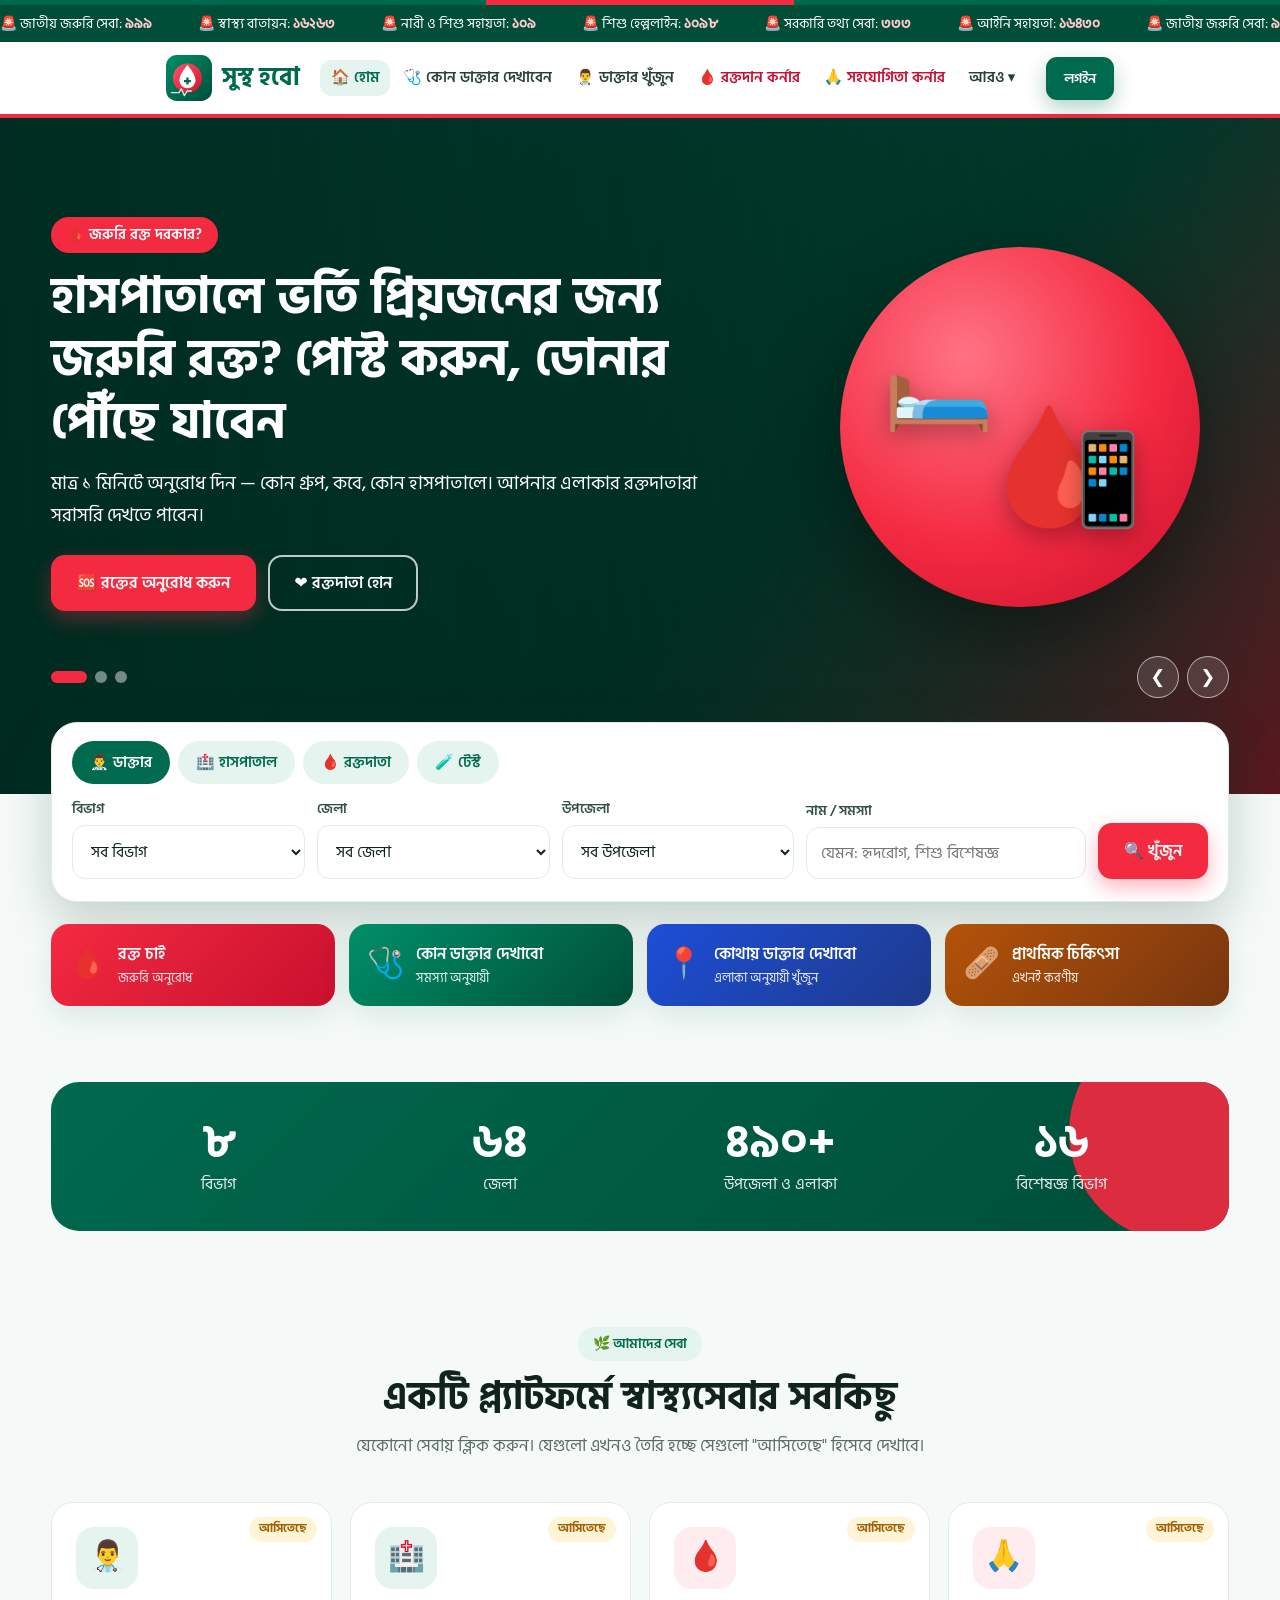
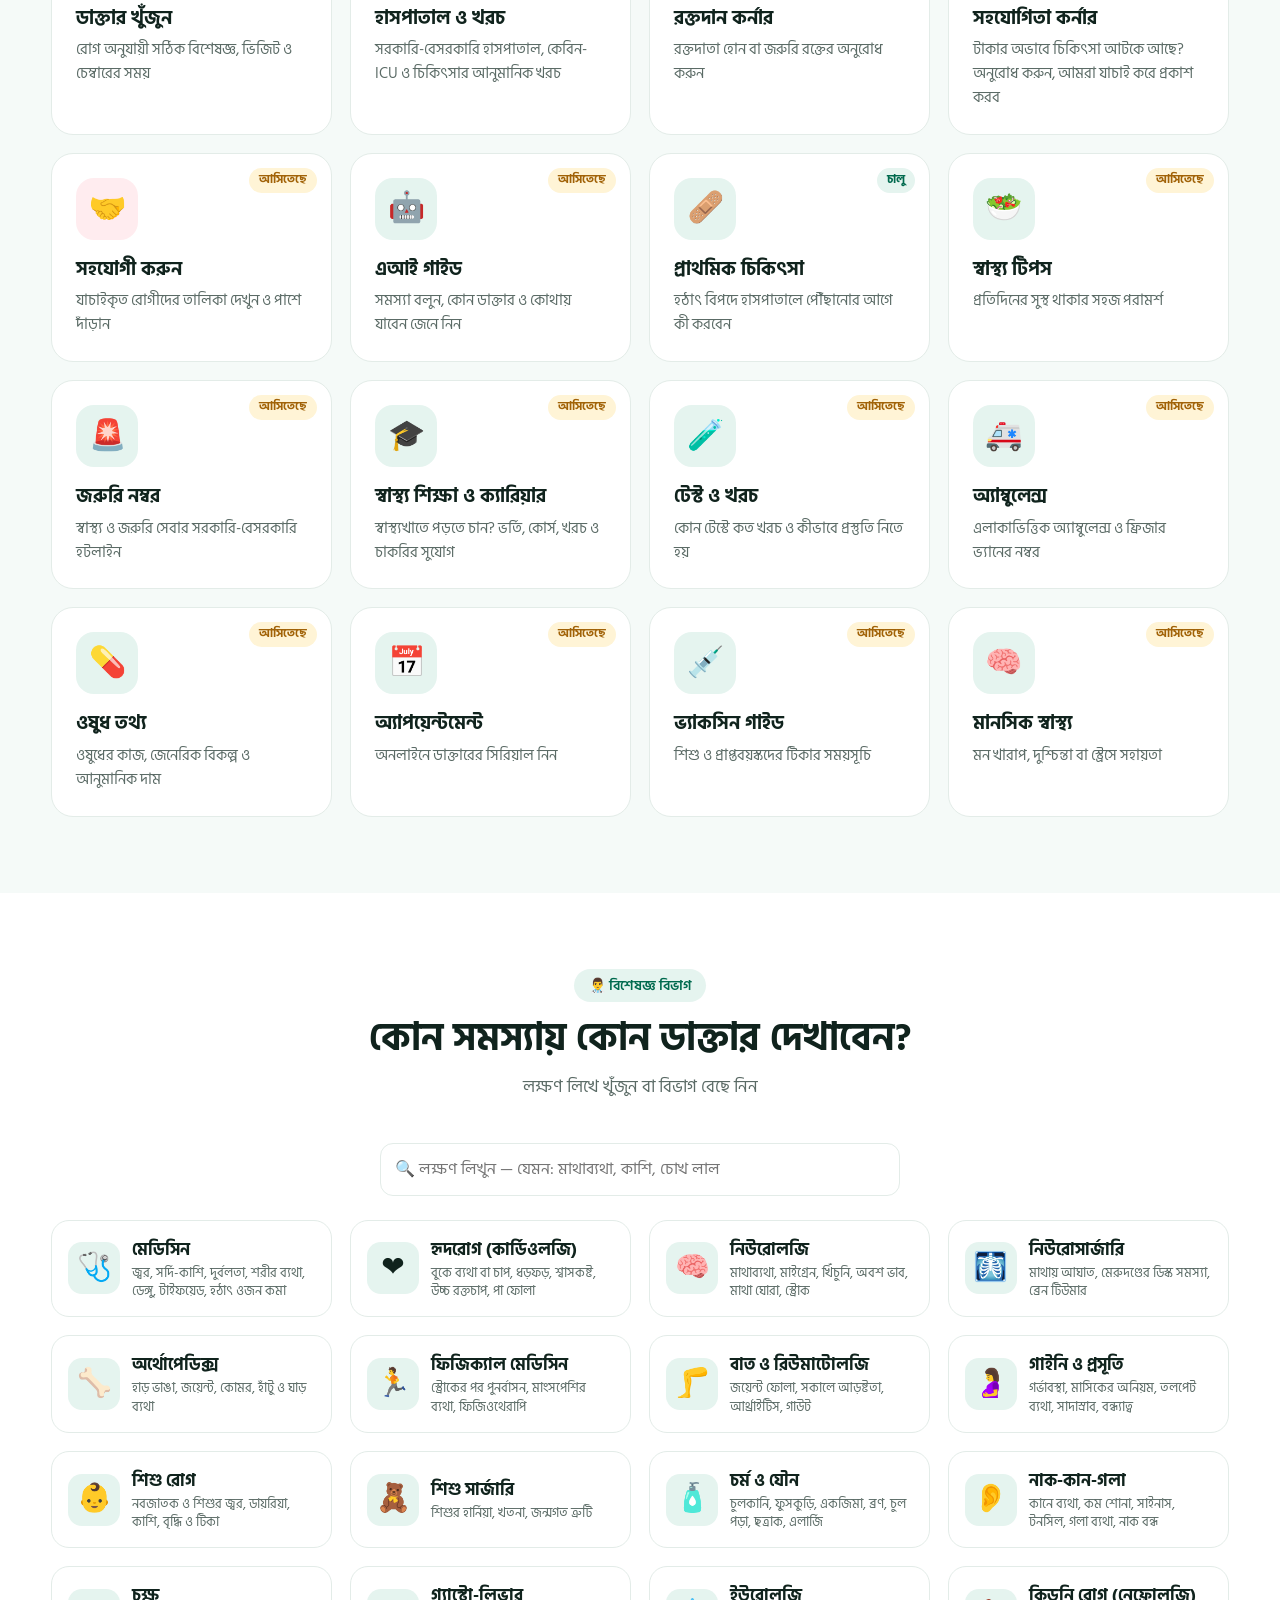
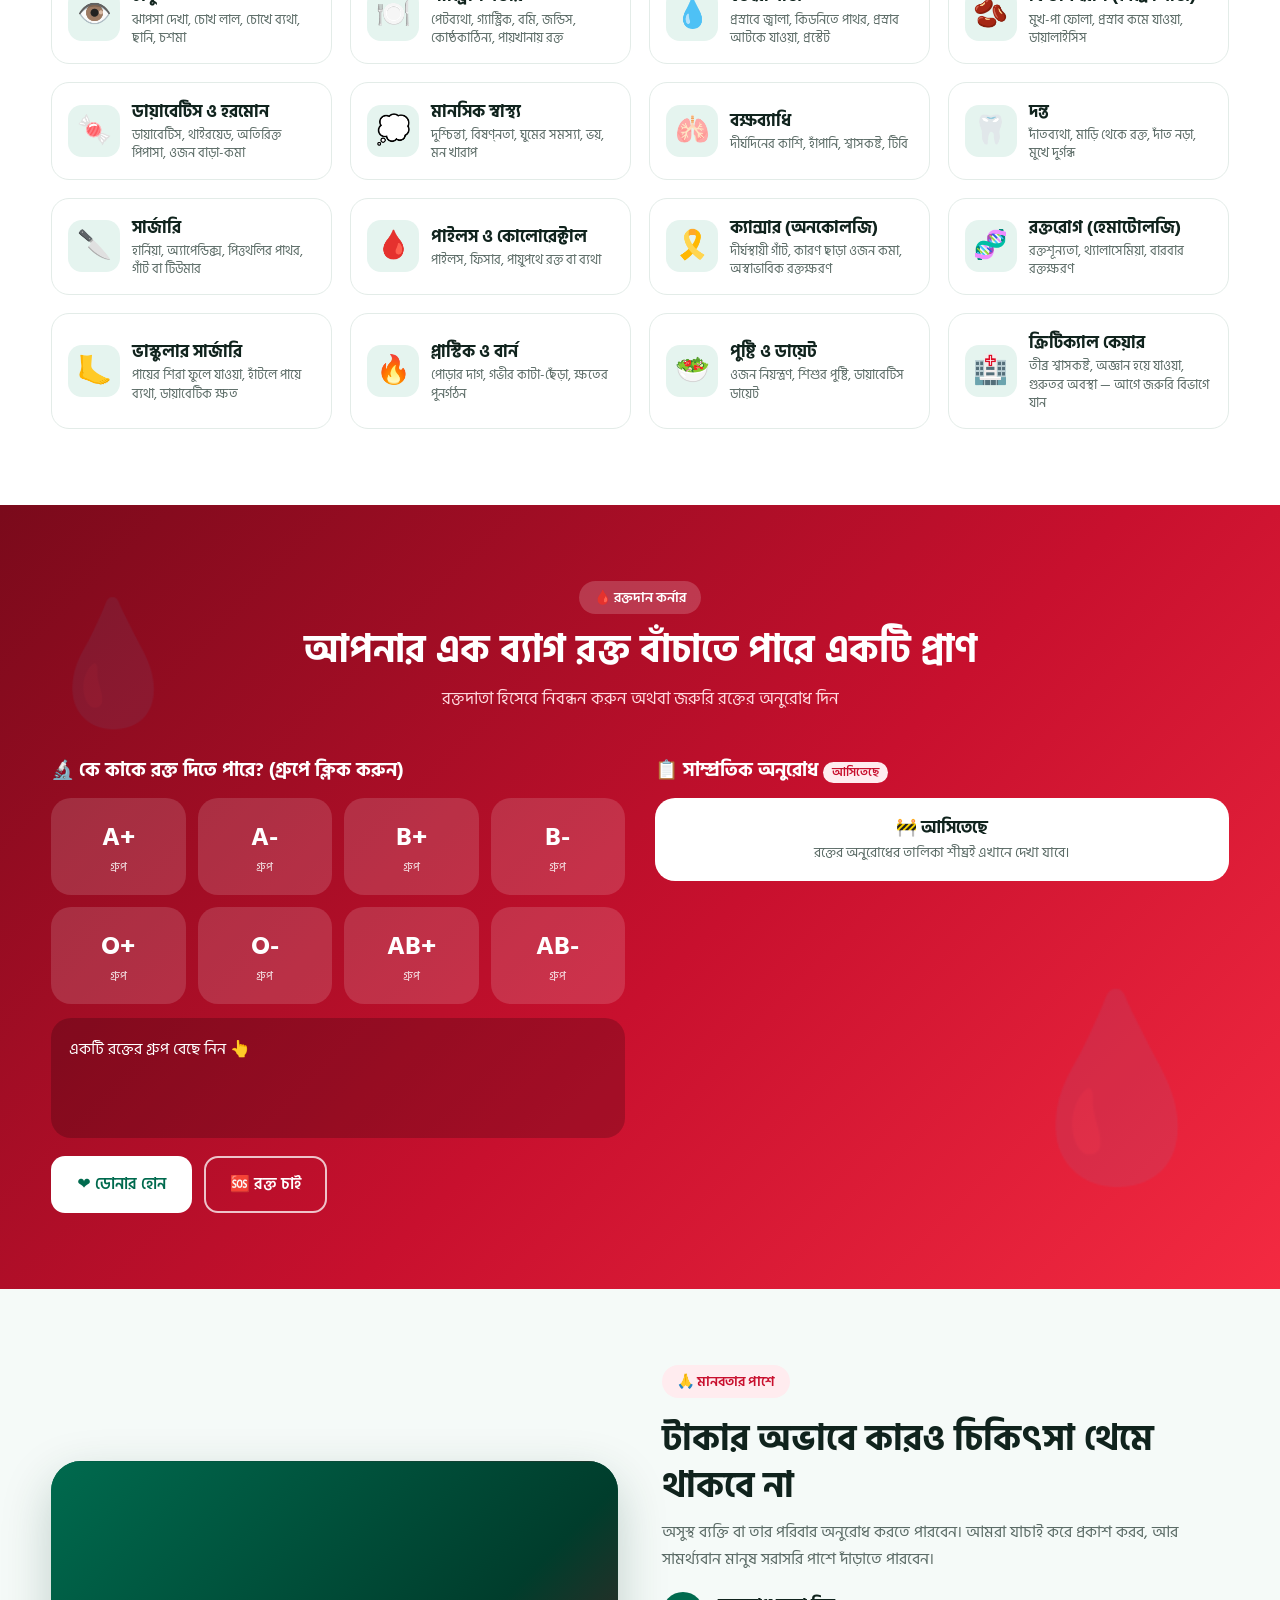
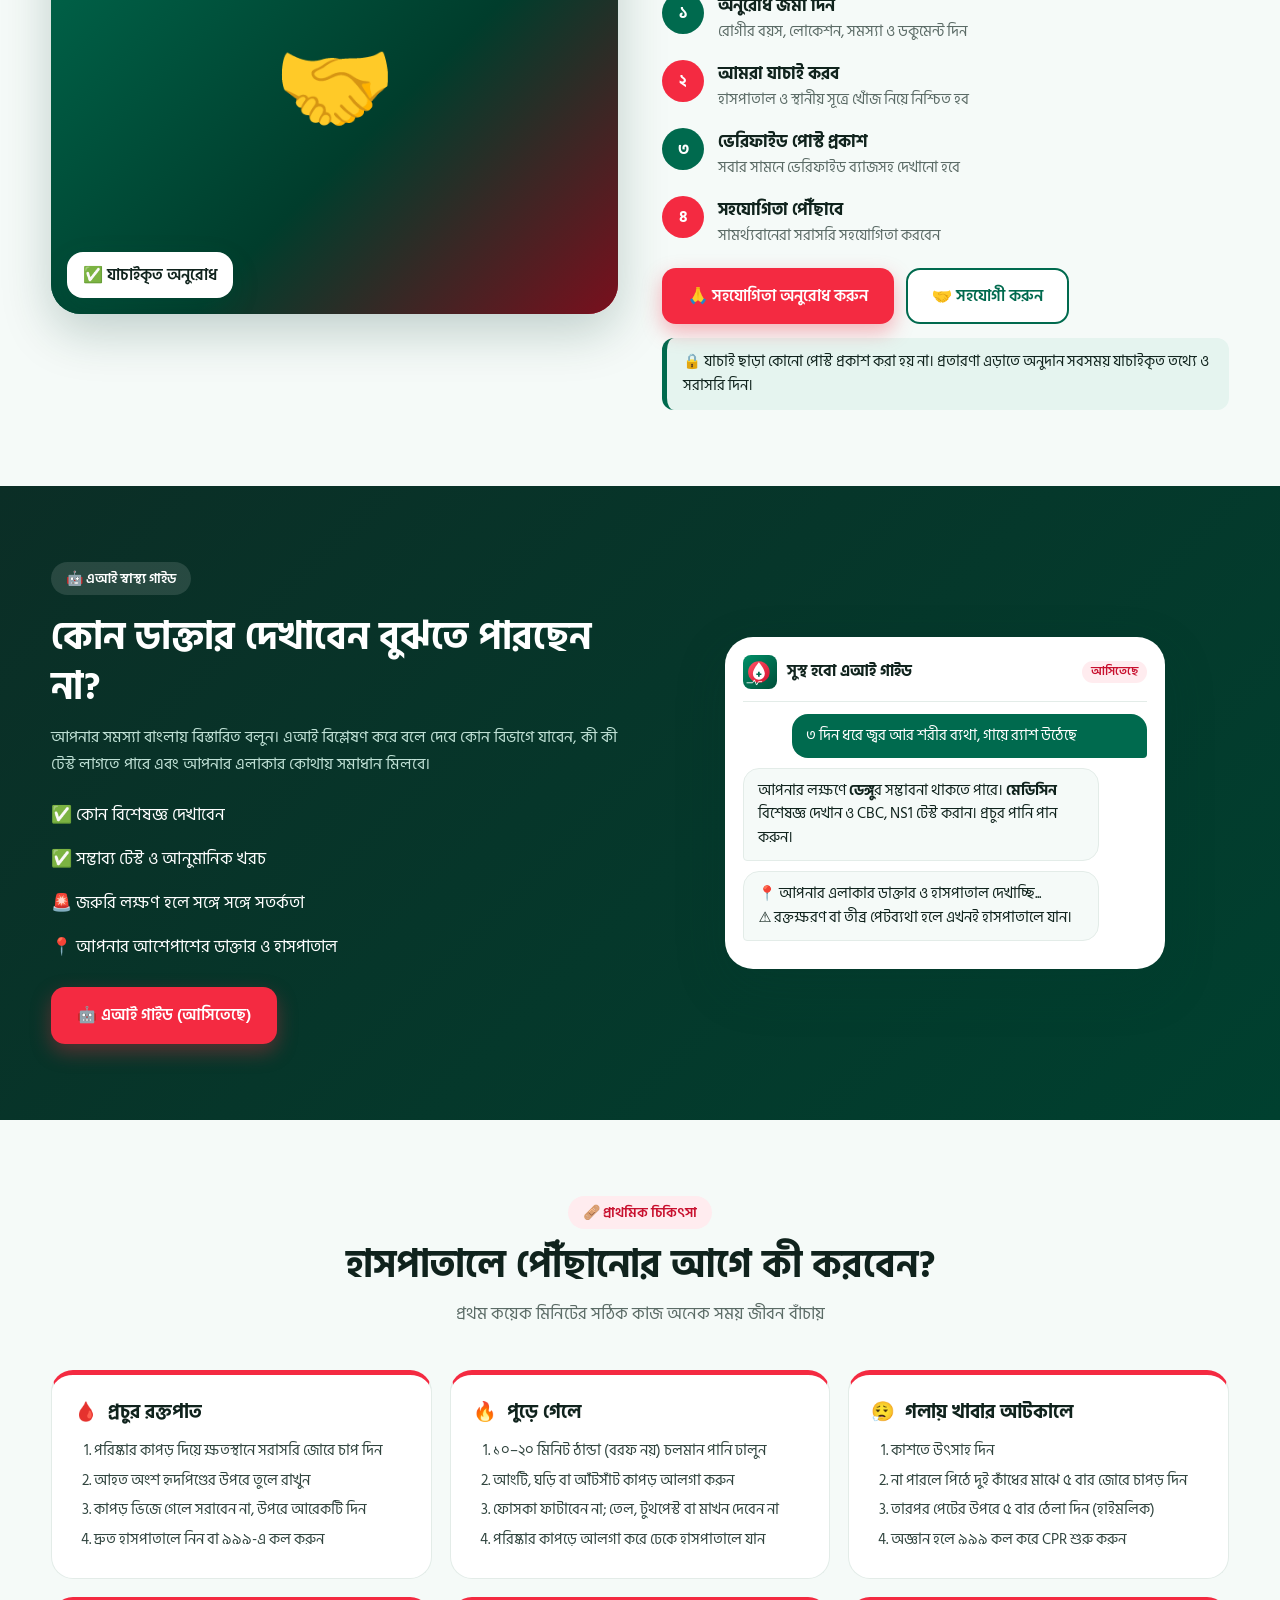
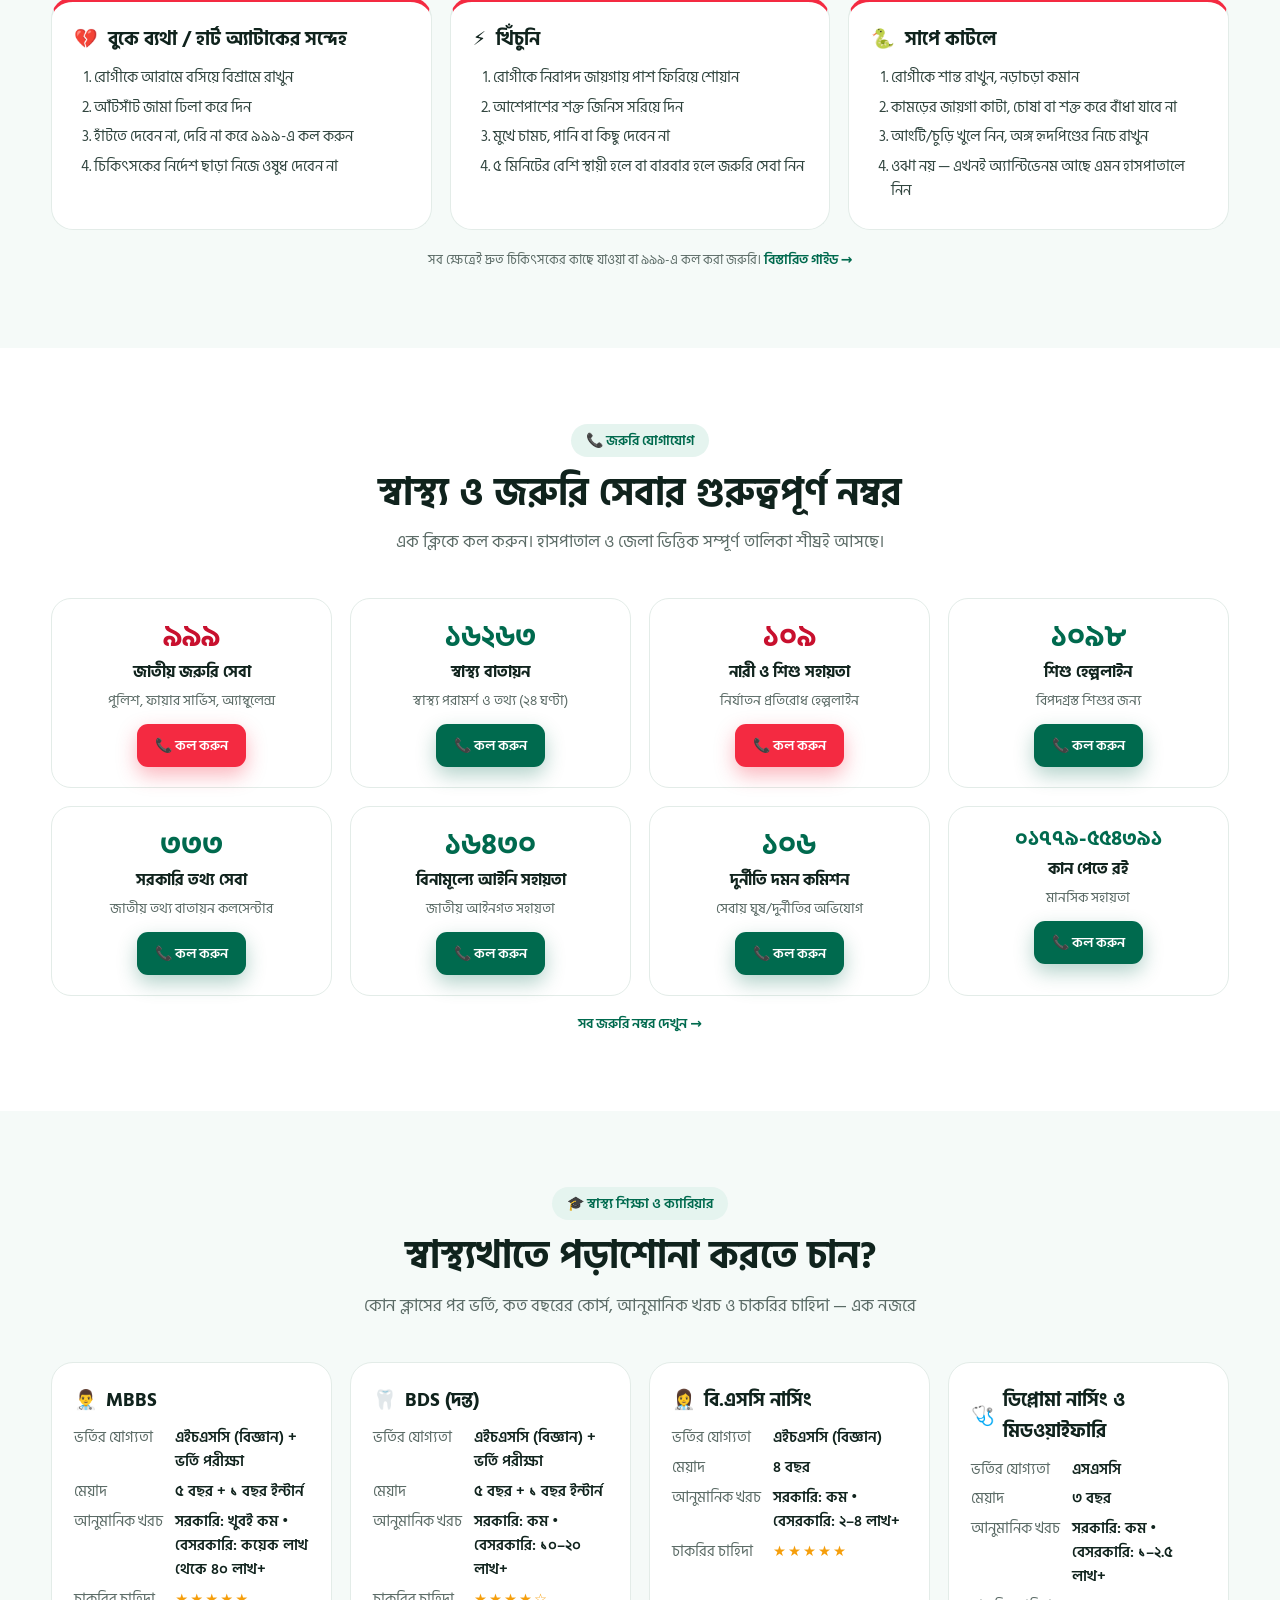
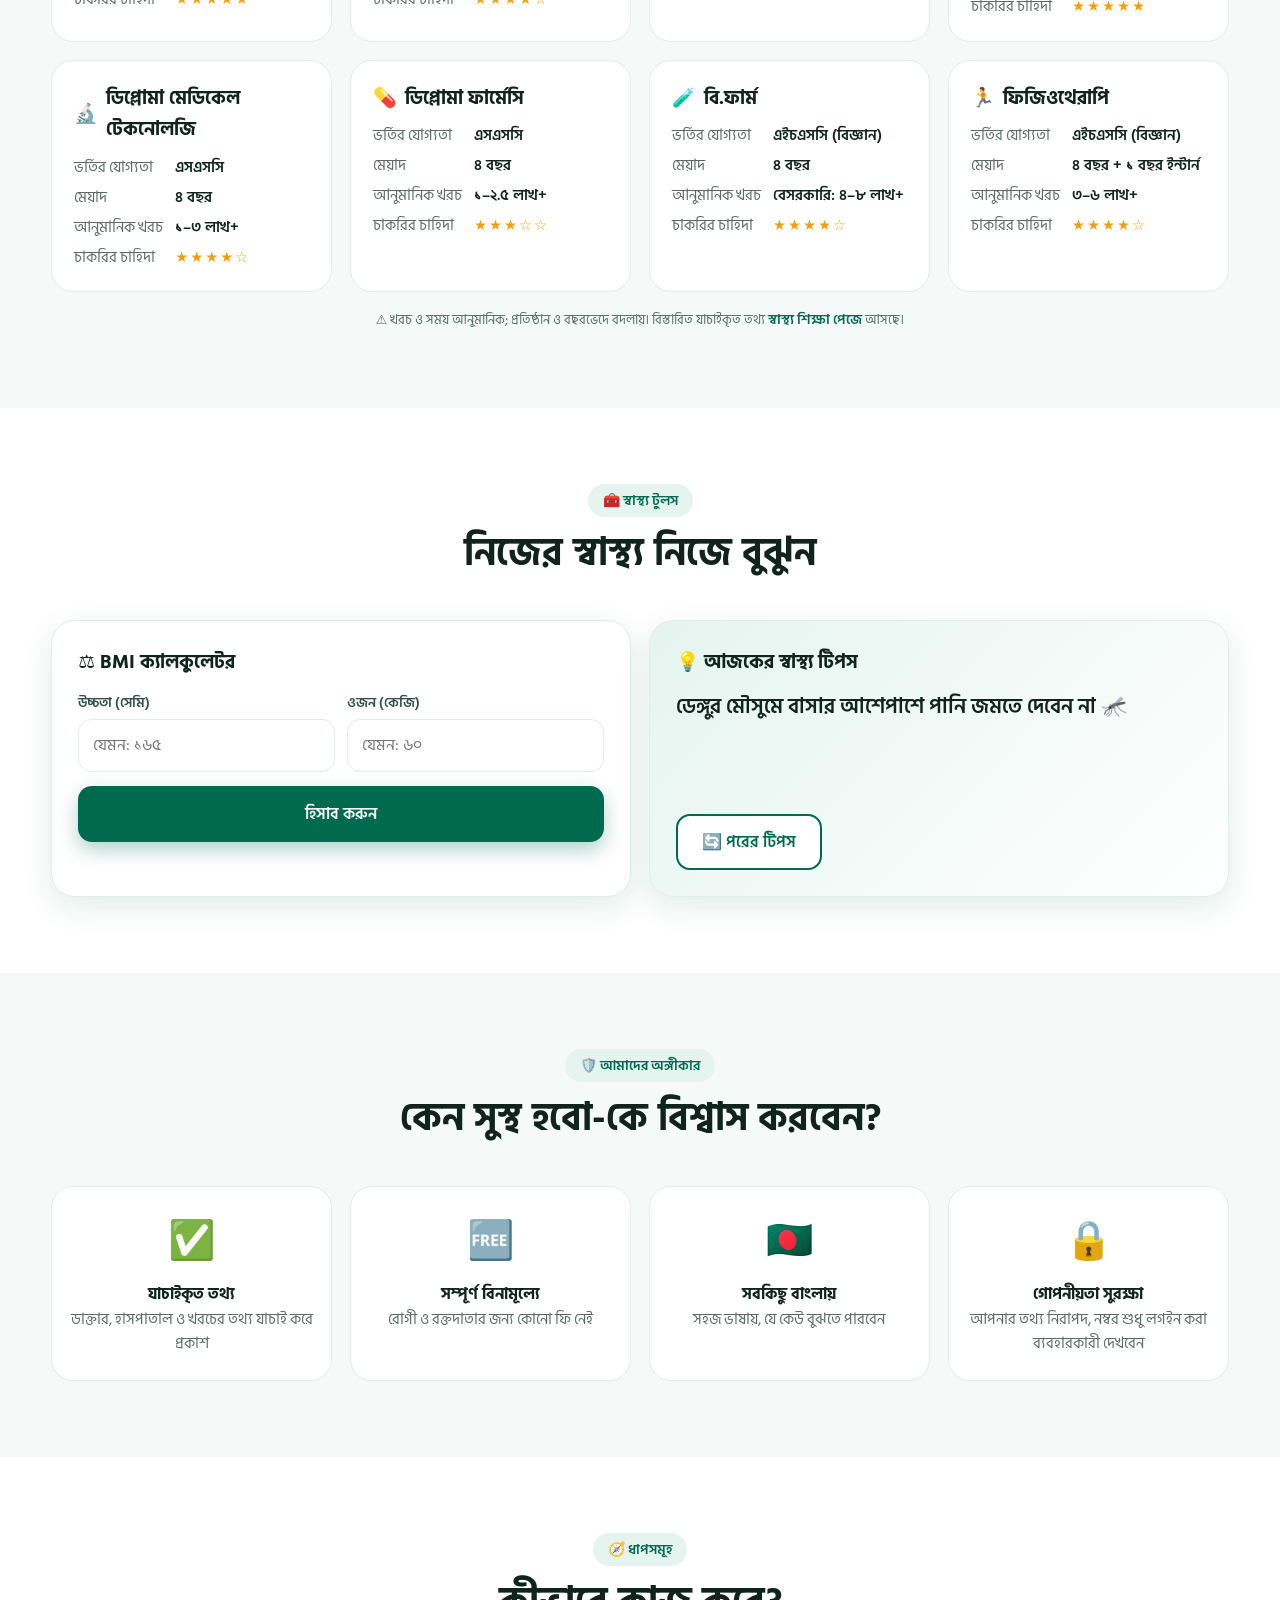
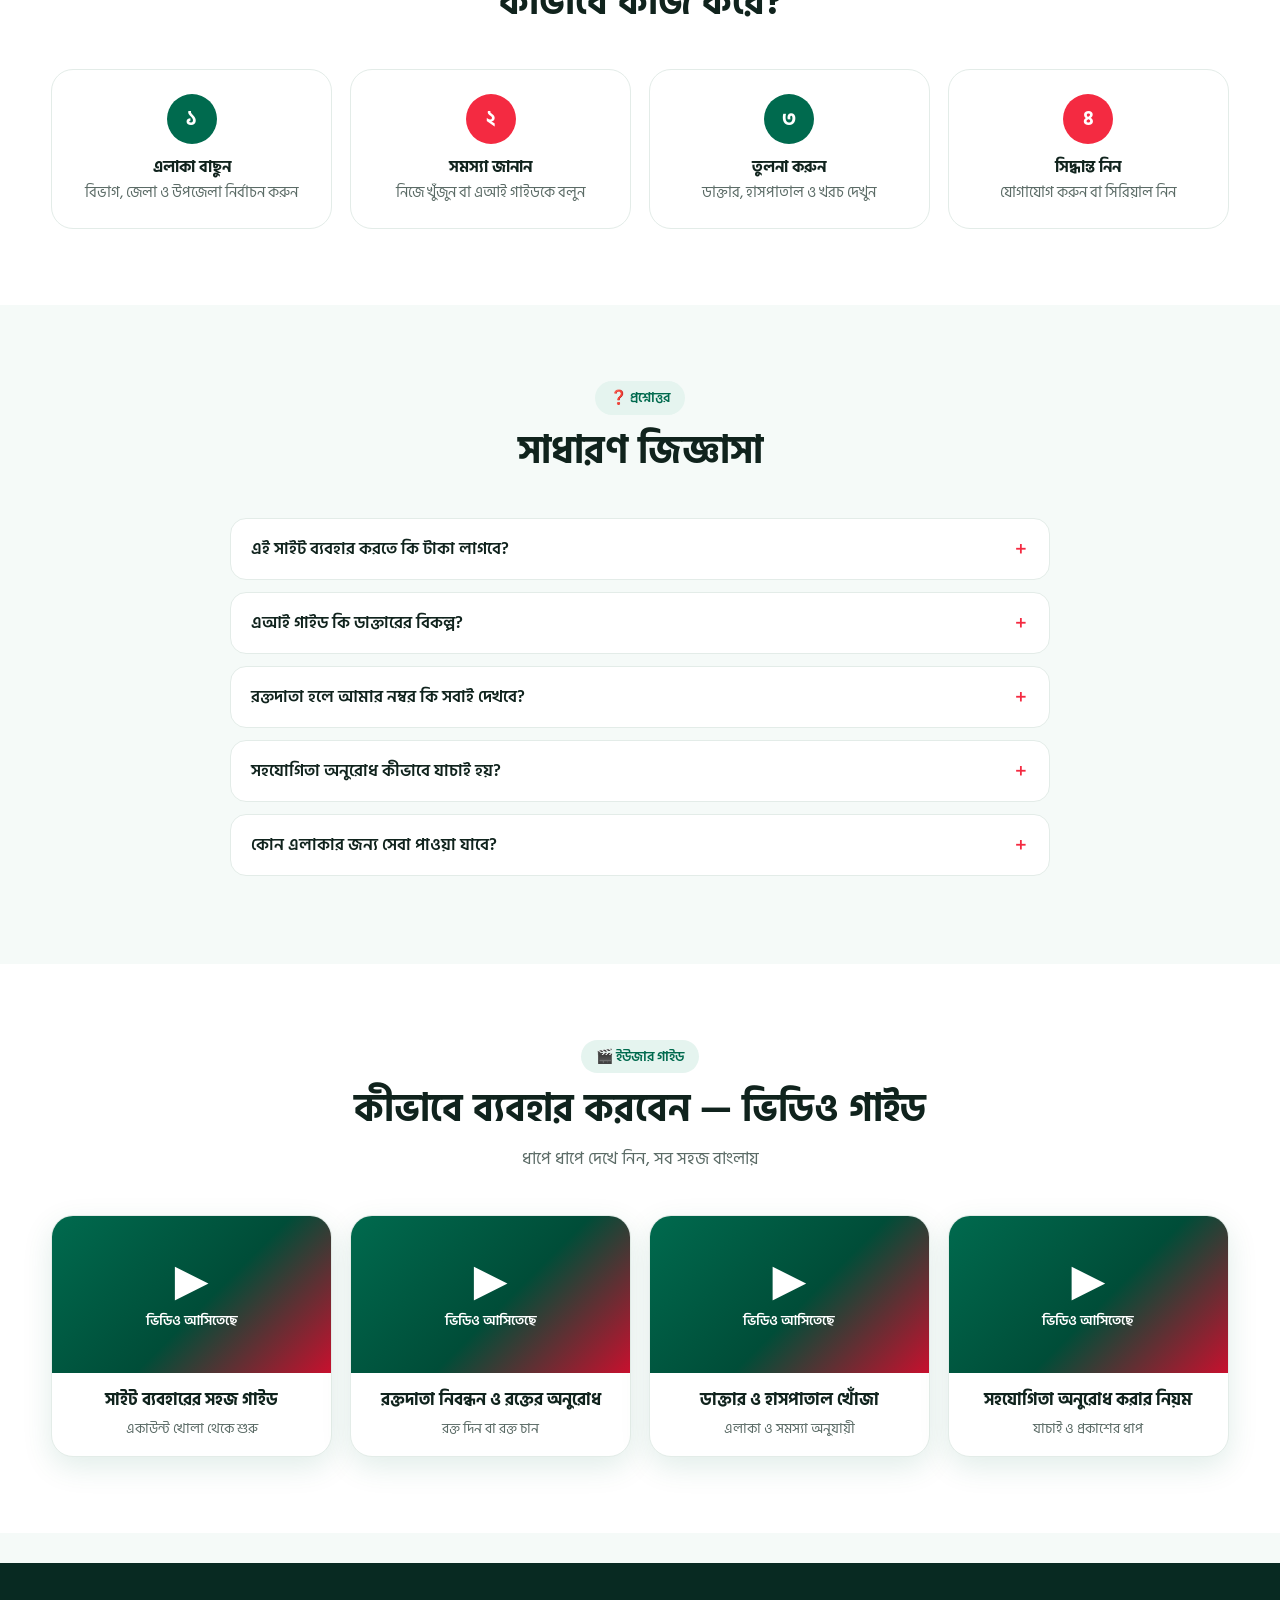
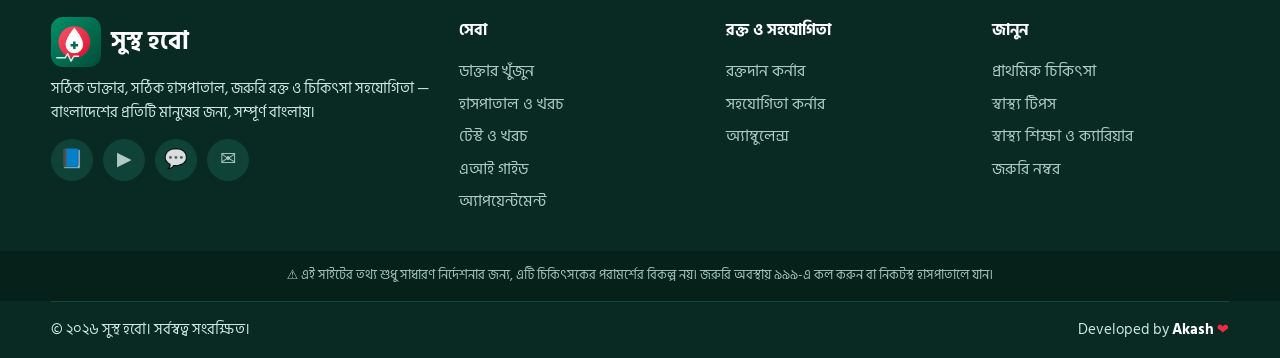
<file: index.html>
<!DOCTYPE html>
<html lang="bn"><head>
<meta charset="UTF-8"><meta name="viewport" content="width=device-width,initial-scale=1">
<title>সুস্থ হবো – সঠিক ডাক্তার, জরুরি রক্ত ও চিকিৎসা সহযোগিতা | বাংলাদেশ</title>
<meta name="description" content="সমস্যা অনুযায়ী সঠিক ডাক্তার, হাসপাতাল ও খরচের তথ্য, জরুরি রক্তদান কর্নার, প্রাথমিক চিকিৎসা, এআই গাইড এবং চিকিৎসা সহযোগিতা — সব বাংলায়।">
<meta name="theme-color" content="#006a4e">
<meta property="og:title" content="সুস্থ হবো"><meta property="og:description" content="সঠিক ডাক্তার • জরুরি রক্ত • চিকিৎসা সহযোগিতা"><meta property="og:image" content="logo.svg">
<link rel="icon" href="logo.svg" type="image/svg+xml">
<link rel="stylesheet" href="style.css">
</head><body>
<div id="site-header"></div>

<main>
<!-- ===== হিরো স্লাইডার ===== -->
<section class="hero" id="hero">
  <div class="bar"><i></i></div>
  <div class="slides">

    <article class="slide active" data-img="hero1">
      <div class="imgbg"></div>
      <div class="slide-art"><div class="disc"><span class="e1">🛏️</span><span class="e2">🩸</span><span class="e3">📱</span></div></div>
      <div class="slide-content">
        <span class="tag">🩸 জরুরি রক্ত দরকার?</span>
        <h1>হাসপাতালে ভর্তি প্রিয়জনের জন্য জরুরি রক্ত? পোস্ট করুন, ডোনার পৌঁছে যাবেন</h1>
        <p>মাত্র ১ মিনিটে অনুরোধ দিন — কোন গ্রুপ, কবে, কোন হাসপাতালে। আপনার এলাকার রক্তদাতারা সরাসরি দেখতে পাবেন।</p>
        <div class="cta"><a href="blood.html" class="btn btn-r">🆘 রক্তের অনুরোধ করুন</a><a href="blood.html" class="btn btn-ghost">❤️ রক্তদাতা হোন</a></div>
      </div>
    </article>

    <article class="slide" data-img="hero2">
      <div class="imgbg"></div>
      <div class="slide-art"><div class="disc"><span class="e1">🤒</span><span class="e2">🩹</span><span class="e3">📱</span></div></div>
      <div class="slide-content">
        <span class="tag">😟 হঠাৎ অসুস্থ?</span>
        <h1>হঠাৎ অসুস্থ হয়ে পড়েছেন? এখন কী করবেন বুঝতে পারছেন না?</h1>
        <p>ঘাবড়াবেন না। প্রাথমিক চিকিৎসার ধাপগুলো দেখুন, এআই গাইডকে সমস্যা বলুন — কোন ডাক্তার, কোথায় যাবেন জেনে নিন।</p>
        <div class="cta"><a href="firstaid.html" class="btn btn-r">🩹 প্রাথমিক চিকিৎসা</a><a href="ai.html" class="btn btn-ghost">🤖 এআই গাইড</a></div>
      </div>
    </article>

    <article class="slide" data-img="hero3">
      <div class="imgbg"></div>
      <div class="slide-art"><div class="disc"><span class="e1">👨‍⚕️</span><span class="e2">🏥</span><span class="e3">💊</span></div></div>
      <div class="slide-content">
        <span class="tag gr">🏥 সঠিক সিদ্ধান্ত</span>
        <h1>সঠিক ডাক্তার, সঠিক হাসপাতাল, আগে থেকেই জানা খরচ</h1>
        <p>ভিজিট, টেস্ট ও হাসপাতালের খরচ তুলনা করে নিশ্চিন্তে সিদ্ধান্ত নিন — সব বাংলায়, এক জায়গায়, বিনামূল্যে।</p>
        <div class="cta"><a href="doctors.html" class="btn btn-r">👨‍⚕️ ডাক্তার খুঁজুন</a><a href="hospitals.html" class="btn btn-ghost">🏥 হাসপাতাল ও খরচ</a></div>
      </div>
    </article>

  </div>
  <div class="hctl"><div class="container"><div class="dots"></div><div class="arrows"><button id="prev" aria-label="আগের">❮</button><button id="next" aria-label="পরের">❯</button></div></div></div>
</section>

<!-- ===== সার্চ ===== -->
<div class="container searchbox">
  <div class="sbox rv">
    <div class="stabs">
      <button class="on" data-t="doctors" data-ph="যেমন: হৃদরোগ, শিশু বিশেষজ্ঞ">👨‍⚕️ ডাক্তার</button>
      <button data-t="hospitals" data-ph="হাসপাতালের নাম">🏥 হাসপাতাল</button>
      <button data-t="blood" data-ph="রক্তের গ্রুপ (যেমন: O+)">🩸 রক্তদাতা</button>
      <button data-t="tests" data-ph="যেমন: CBC, MRI">🧪 টেস্ট</button>
    </div>
    <form class="sgrid" id="sform">
      <div><label>বিভাগ</label><select id="sdv"></select></div>
      <div><label>জেলা</label><select id="sdi"></select></div>
      <div><label>উপজেলা</label><select id="sup"></select></div>
      <div><label>নাম / সমস্যা</label><input id="sq" placeholder="যেমন: হৃদরোগ, শিশু বিশেষজ্ঞ"></div>
      <button class="btn btn-r">🔍 খুঁজুন</button>
    </form>
  </div>
  <div class="qa">
  <a href="blood.html" class="a1 rv"><i>🩸</i><span>রক্ত চাই<small>জরুরি অনুরোধ</small></span></a>
  <a href="#specialty" class="a2 rv" style="--d:.08s"><i>🩺</i><span>কোন ডাক্তার দেখাবো<small>সমস্যা অনুযায়ী</small></span></a>
  <a href="doctors.html" class="a3 rv" style="--d:.16s"><i>📍</i><span>কোথায় ডাক্তার দেখাবো<small>এলাকা অনুযায়ী খুঁজুন</small></span></a>
  <a href="firstaid.html" class="a4 rv" style="--d:.24s"><i>🩹</i><span>প্রাথমিক চিকিৎসা<small>এখনই করণীয়</small></span></a>
</div>
</div>

<!-- ===== পরিসংখ্যান ===== -->
<section class="section" style="padding-bottom:20px"><div class="container">
  <div class="stats rv">
    <div><b data-count="8">০</b><span>বিভাগ</span></div>
    <div><b id="cDist" data-count="64">০</b><span>জেলা</span></div>
    <div><b id="cUp" data-count="0" data-plus="1">০</b><span>উপজেলা ও এলাকা</span></div>
    <div><b data-count="16">০</b><span>বিশেষজ্ঞ বিভাগ</span></div>
  </div>
</div></section>

<!-- ===== সেবাসমূহ ===== -->
<section class="section" id="services"><div class="container">
  <div class="sec-head rv"><span class="eyebrow">🌿 আমাদের সেবা</span><h2>একটি প্ল্যাটফর্মে স্বাস্থ্যসেবার সবকিছু</h2><p>যেকোনো সেবায় ক্লিক করুন। যেগুলো এখনও তৈরি হচ্ছে সেগুলো "আসিতেছে" হিসেবে দেখাবে।</p></div>
  <div class="grid g4" id="svcGrid"></div>
</div></section>

<!-- ===== কোন সমস্যায় কোন ডাক্তার ===== -->
<section class="section" id="specialty" style="background:#fff"><div class="container">
  <div class="sec-head rv"><span class="eyebrow">👨‍⚕️ বিশেষজ্ঞ বিভাগ</span><h2>কোন সমস্যায় কোন ডাক্তার দেখাবেন?</h2><p>লক্ষণ লিখে খুঁজুন বা বিভাগ বেছে নিন</p></div>
  <div class="field" style="max-width:520px;margin:0 auto 24px"><input id="specQ" type="search" placeholder="🔍 লক্ষণ লিখুন — যেমন: মাথাব্যথা, কাশি, চোখ লাল"></div>
  <div class="grid g4 m2" id="specGrid"></div>
  <p class="small" id="specNone" style="display:none;text-align:center">কিছু পাওয়া যায়নি। অন্য শব্দে খুঁজুন অথবা মেডিসিন বিশেষজ্ঞ দেখান।</p>
</div></section>

<!-- ===== ব্লাড ব্যাংক ===== -->
<section class="section bl" id="blood"><div class="container">
  <div class="sec-head rv"><span class="eyebrow">🩸 রক্তদান কর্নার</span><h2>আপনার এক ব্যাগ রক্ত বাঁচাতে পারে একটি প্রাণ</h2><p>রক্তদাতা হিসেবে নিবন্ধন করুন অথবা জরুরি রক্তের অনুরোধ দিন</p></div>
  <div class="grid g2" style="align-items:start;gap:30px">
    <div class="rv">
      <h3 style="margin-bottom:12px">🔬 কে কাকে রক্ত দিতে পারে? (গ্রুপে ক্লিক করুন)</h3>
      <div class="bgrid" id="bgrid"></div>
      <div class="compat" id="compat">একটি রক্তের গ্রুপ বেছে নিন 👆</div>
      <div class="cta" style="margin-top:18px"><a href="blood.html" class="btn btn-w">❤️ ডোনার হোন</a><a href="blood.html" class="btn btn-ghost">🆘 রক্ত চাই</a></div>
    </div>
    <div class="rv" style="--d:.15s">
      <h3 style="margin-bottom:12px">📋 সাম্প্রতিক অনুরোধ <span class="demo">আসিতেছে</span></h3>
      <div id="reqList"></div>
    </div>
  </div>
</div></section>

<!-- ===== সহযোগিতা ===== -->
<section class="section" id="support"><div class="container">
  <div class="grid g2" style="align-items:center;gap:44px">
    <div class="imgbox rv" data-img="support"><div class="imgbg"></div><div class="fb">🤝</div><div class="fl-badge">✅ যাচাইকৃত অনুরোধ</div></div>
    <div class="rv" style="--d:.15s">
      <span class="eyebrow red">🙏 মানবতার পাশে</span>
      <h2 style="font-size:clamp(26px,4vw,36px);line-height:1.3;margin:6px 0 10px">টাকার অভাবে কারও চিকিৎসা থেমে থাকবে না</h2>
      <p style="color:var(--mut);margin-bottom:20px">অসুস্থ ব্যক্তি বা তার পরিবার অনুরোধ করতে পারবেন। আমরা যাচাই করে প্রকাশ করব, আর সামর্থ্যবান মানুষ সরাসরি পাশে দাঁড়াতে পারবেন।</p>
      <ul class="steps">
        <li><span class="n">১</span><div><h4>অনুরোধ জমা দিন</h4><p>রোগীর বয়স, লোকেশন, সমস্যা ও ডকুমেন্ট দিন</p></div></li>
        <li><span class="n">২</span><div><h4>আমরা যাচাই করব</h4><p>হাসপাতাল ও স্থানীয় সূত্রে খোঁজ নিয়ে নিশ্চিত হব</p></div></li>
        <li><span class="n">৩</span><div><h4>ভেরিফাইড পোস্ট প্রকাশ</h4><p>সবার সামনে ভেরিফাইড ব্যাজসহ দেখানো হবে</p></div></li>
        <li><span class="n">৪</span><div><h4>সহযোগিতা পৌঁছাবে</h4><p>সামর্থ্যবানেরা সরাসরি সহযোগিতা করবেন</p></div></li>
      </ul>
      <div class="cta" style="margin-top:20px"><a href="help-request.html" class="btn btn-r">🙏 সহযোগিতা অনুরোধ করুন</a><a href="help-donate.html" class="btn btn-o">🤝 সহযোগী করুন</a></div>
      <div class="note">🔒 যাচাই ছাড়া কোনো পোস্ট প্রকাশ করা হয় না। প্রতারণা এড়াতে অনুদান সবসময় যাচাইকৃত তথ্যে ও সরাসরি দিন।</div>
    </div>
  </div>
</div></section>

<!-- ===== এআই ===== -->
<section class="section ai"><div class="container">
  <div class="grid g2" style="align-items:center;gap:44px">
    <div class="rv">
      <span class="eyebrow">🤖 এআই স্বাস্থ্য গাইড</span>
      <h2 style="font-size:clamp(26px,4vw,38px);line-height:1.3;margin:6px 0 12px">কোন ডাক্তার দেখাবেন বুঝতে পারছেন না?</h2>
      <p style="color:#bfe0d5;margin-bottom:16px">আপনার সমস্যা বাংলায় বিস্তারিত বলুন। এআই বিশ্লেষণ করে বলে দেবে কোন বিভাগে যাবেন, কী কী টেস্ট লাগতে পারে এবং আপনার এলাকার কোথায় সমাধান মিলবে।</p>
      <ul><li>✅ কোন বিশেষজ্ঞ দেখাবেন</li><li>✅ সম্ভাব্য টেস্ট ও আনুমানিক খরচ</li><li>🚨 জরুরি লক্ষণ হলে সঙ্গে সঙ্গে সতর্কতা</li><li>📍 আপনার আশেপাশের ডাক্তার ও হাসপাতাল</li></ul>
      <a href="ai.html" class="btn btn-r" style="margin-top:18px">🤖 এআই গাইড (আসিতেছে)</a>
    </div>
    <div class="phone rv" style="--d:.15s">
      <div class="hd"><img src="logo.svg" alt=""> সুস্থ হবো এআই গাইড <span class="demo" style="margin-left:auto">আসিতেছে</span></div>
      <div class="cb u">৩ দিন ধরে জ্বর আর শরীর ব্যথা, গায়ে র‍্যাশ উঠেছে</div>
      <div class="cb b">আপনার লক্ষণে <b>ডেঙ্গু</b>র সম্ভাবনা থাকতে পারে। <b>মেডিসিন</b> বিশেষজ্ঞ দেখান ও CBC, NS1 টেস্ট করান। প্রচুর পানি পান করুন।</div>
      <div class="cb b">📍 আপনার এলাকার ডাক্তার ও হাসপাতাল দেখাচ্ছি... <br>⚠️ রক্তক্ষরণ বা তীব্র পেটব্যথা হলে এখনই হাসপাতালে যান।</div>
    </div>
  </div>
</div></section>

<!-- ===== প্রাথমিক চিকিৎসা ===== -->
<section class="section"><div class="container">
  <div class="sec-head rv"><span class="eyebrow red">🩹 প্রাথমিক চিকিৎসা</span><h2>হাসপাতালে পৌঁছানোর আগে কী করবেন?</h2><p>প্রথম কয়েক মিনিটের সঠিক কাজ অনেক সময় জীবন বাঁচায়</p></div>
  <div class="grid g3" id="faGrid"></div>
  <p class="center small rv" style="text-align:center;margin-top:18px">সব ক্ষেত্রেই দ্রুত চিকিৎসকের কাছে যাওয়া বা ৯৯৯-এ কল করা জরুরি। <a href="firstaid.html" class="link">বিস্তারিত গাইড →</a></p>
</div></section>

<!-- ===== জরুরি নম্বর ===== -->
<section class="section" style="background:#fff"><div class="container">
  <div class="sec-head rv"><span class="eyebrow">📞 জরুরি যোগাযোগ</span><h2>স্বাস্থ্য ও জরুরি সেবার গুরুত্বপূর্ণ নম্বর</h2><p>এক ক্লিকে কল করুন। হাসপাতাল ও জেলা ভিত্তিক সম্পূর্ণ তালিকা শীঘ্রই আসছে।</p></div>
  <div class="grid g4" id="numGrid"></div>
  <p class="center small rv" style="text-align:center;margin-top:16px"><a href="emergency.html" class="link">সব জরুরি নম্বর দেখুন →</a></p>
</div></section>

<!-- ===== স্বাস্থ্য শিক্ষা ===== -->
<section class="section"><div class="container">
  <div class="sec-head rv"><span class="eyebrow">🎓 স্বাস্থ্য শিক্ষা ও ক্যারিয়ার</span><h2>স্বাস্থ্যখাতে পড়াশোনা করতে চান?</h2><p>কোন ক্লাসের পর ভর্তি, কত বছরের কোর্স, আনুমানিক খরচ ও চাকরির চাহিদা — এক নজরে</p></div>
  <div class="grid g4" id="carGrid"></div>
  <p class="small rv" style="text-align:center;margin-top:16px">⚠️ খরচ ও সময় আনুমানিক; প্রতিষ্ঠান ও বছরভেদে বদলায়। বিস্তারিত যাচাইকৃত তথ্য <a href="career.html" class="link">স্বাস্থ্য শিক্ষা পেজে</a> আসছে।</p>
</div></section>

<!-- ===== টুলস ===== -->
<section class="section" style="background:#fff"><div class="container">
  <div class="sec-head rv"><span class="eyebrow">🧰 স্বাস্থ্য টুলস</span><h2>নিজের স্বাস্থ্য নিজে বুঝুন</h2></div>
  <div class="grid g2">
    <div class="tool rv"><h3>⚖️ BMI ক্যালকুলেটর</h3>
      <div class="row2" style="display:grid;grid-template-columns:1fr 1fr;gap:12px"><div><label>উচ্চতা (সেমি)</label><input id="bh" type="number" placeholder="যেমন: ১৬৫"></div><div><label>ওজন (কেজি)</label><input id="bw" type="number" placeholder="যেমন: ৬০"></div></div>
      <button class="btn btn-g btn-block" id="bbtn" style="margin-top:14px">হিসাব করুন</button><div class="bmi-out" id="bout"></div></div>
    <div class="tool rv" style="--d:.12s;background:linear-gradient(135deg,var(--g3),#fff)"><h3>💡 আজকের স্বাস্থ্য টিপস</h3>
      <div class="tipbox" id="tip"></div><button class="btn btn-o" id="tbtn" style="margin-top:12px">🔄 পরের টিপস</button></div>
  </div>
</div></section>

<!-- ===== কেন আমরা ===== -->
<section class="section"><div class="container">
  <div class="sec-head rv"><span class="eyebrow">🛡️ আমাদের অঙ্গীকার</span><h2>কেন সুস্থ হবো-কে বিশ্বাস করবেন?</h2></div>
  <div class="grid g4" id="trustGrid"></div>
</div></section>

<!-- ===== কীভাবে কাজ করে ===== -->
<section class="section" style="background:#fff"><div class="container">
  <div class="sec-head rv"><span class="eyebrow">🧭 ধাপসমূহ</span><h2>কীভাবে কাজ করে?</h2></div>
  <div class="grid g4" id="howGrid"></div>
</div></section>

<!-- ===== FAQ ===== -->
<section class="section"><div class="container" style="max-width:820px">
  <div class="sec-head rv"><span class="eyebrow">❓ প্রশ্নোত্তর</span><h2>সাধারণ জিজ্ঞাসা</h2></div>
  <div id="faq"></div>
</div></section>

<!-- ===== CTA ===== -->
<section class="section" id="videos" style="background:#fff"><div class="container">
  <div class="sec-head rv"><span class="eyebrow">🎬 ইউজার গাইড</span><h2>কীভাবে ব্যবহার করবেন — ভিডিও গাইড</h2><p>ধাপে ধাপে দেখে নিন, সব সহজ বাংলায়</p></div>
  <div class="vgrid" id="vGrid"></div>
</div></section>
</main>

<div id="site-footer"></div>
<script src="config.js"></script><script src="data.js"></script><script src="app.js"></script><script src="home.js"></script>
</body></html>
</file>
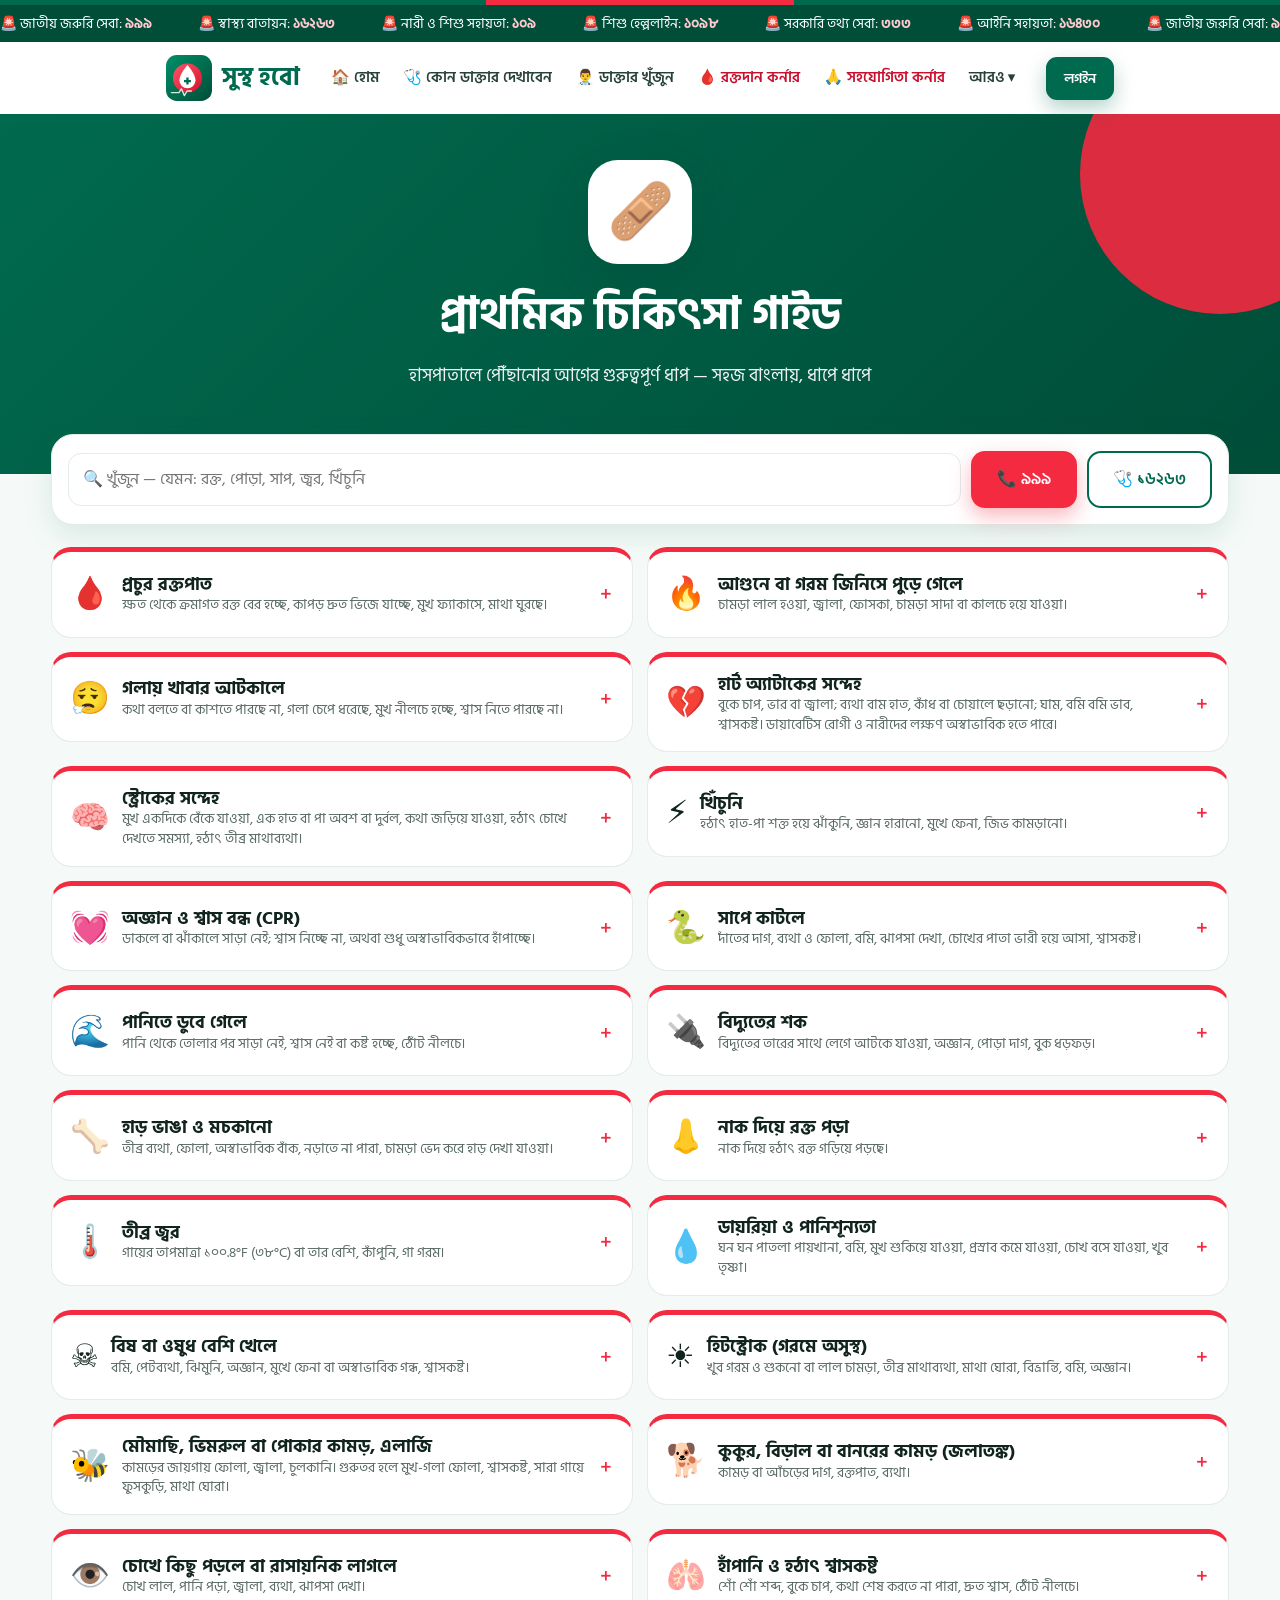
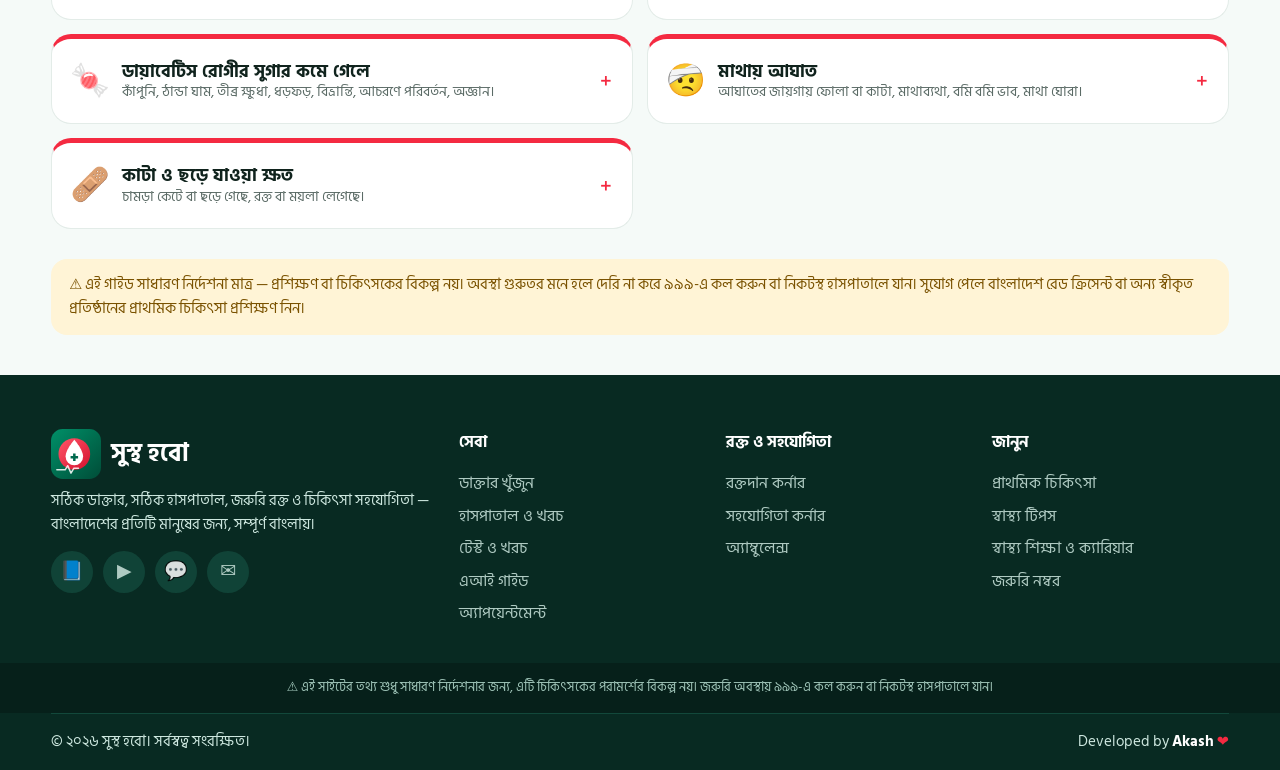
<file: firstaid.html>
<!DOCTYPE html>
<html lang="bn"><head>
<meta charset="UTF-8"><meta name="viewport" content="width=device-width,initial-scale=1">
<title>প্রাথমিক চিকিৎসা গাইড – সুস্থ হবো</title>
<meta name="description" content="রক্তপাত, পোড়া, গলায় খাবার আটকানো, হার্ট অ্যাটাক, স্ট্রোক, খিঁচুনি, সাপে কাটা, ডুবে যাওয়াসহ ২৩টি জরুরি অবস্থার ধাপে ধাপে প্রাথমিক চিকিৎসা — সহজ বাংলায়।">
<meta name="theme-color" content="#006a4e">
<link rel="icon" href="logo.svg" type="image/svg+xml">
<link rel="stylesheet" href="style.css">
<style>
.fa-hero{padding:46px 0 84px}
.fa-wrap{margin-top:-40px;position:relative;z-index:3}
.fbar{background:#fff;border:1px solid var(--bd);border-radius:22px;box-shadow:var(--sh);padding:16px;display:grid;grid-template-columns:1fr auto auto;gap:10px;align-items:center}
.fl{display:grid;grid-template-columns:repeat(2,1fr);gap:14px;margin:22px 0 30px;align-items:start}
.fx{background:#fff;border:1px solid var(--bd);border-top:5px solid var(--r);border-radius:20px;padding:0;margin:0;overflow:hidden}
.fx[open]{border-top-color:var(--r)}
.fx summary{padding:16px 18px;align-items:center;justify-content:flex-start;gap:12px}
.fx summary::-webkit-details-marker{display:none}
.fx summary::after{margin-left:auto}
.fx summary i{font-style:normal;font-size:32px;flex-shrink:0}
.fx summary b{display:block;font-size:18px;line-height:1.3}
.fx summary small{display:-webkit-box;-webkit-line-clamp:2;-webkit-box-orient:vertical;overflow:hidden;font-weight:400;color:var(--mut);font-size:13.5px;line-height:1.45}
.fx .bd{padding:0 18px 18px}
.fx h4{margin:14px 0 6px;font-size:15.5px}
.fx p{font-size:14.5px;margin:0;color:var(--ink)}
.fx ol{padding-left:22px;font-size:14.8px}.fx ol li{margin-bottom:6px}
.fx .no li{display:flex;gap:8px;padding:3px 0;font-size:14.5px}.fx .no li::before{content:"❌";flex-shrink:0}
.fx .go{background:var(--r3);border-left:5px solid var(--r);border-radius:12px;padding:10px 14px;margin-top:14px;font-size:14.5px}
.fa-note{background:#fff4d6;color:#7a5200;border-radius:16px;padding:14px 18px;font-size:14.5px;margin-bottom:40px}
@media(max-width:900px){.fl{grid-template-columns:1fr}.fbar{grid-template-columns:1fr}.fbar .btn{width:100%}}
</style>
</head><body>
<div id="site-header"></div>
<main>
<section class="cs-hero fa-hero"><div class="container">
  <div class="cs-ic">🩹</div>
  <h1>প্রাথমিক চিকিৎসা গাইড</h1>
  <p>হাসপাতালে পৌঁছানোর আগের গুরুত্বপূর্ণ ধাপ — সহজ বাংলায়, ধাপে ধাপে</p>
</div></section>

<section class="container fa-wrap">
  <div class="fbar">
    <input id="faQ" type="search" placeholder="🔍 খুঁজুন — যেমন: রক্ত, পোড়া, সাপ, জ্বর, খিঁচুনি">
    <a href="tel:999" class="btn btn-r">📞 ৯৯৯</a>
    <a href="tel:16263" class="btn btn-o">🩺 ১৬২৬৩</a>
  </div>
  <div class="fl" id="faList"></div>
  <p class="small" id="faNone" style="display:none;text-align:center;margin-bottom:30px">কিছু পাওয়া যায়নি। অন্য শব্দ দিয়ে খুঁজুন, অথবা সরাসরি ৯৯৯-এ কল করুন।</p>
  <div class="fa-note">⚠️ এই গাইড সাধারণ নির্দেশনা মাত্র — প্রশিক্ষণ বা চিকিৎসকের বিকল্প নয়। অবস্থা গুরুতর মনে হলে দেরি না করে ৯৯৯-এ কল করুন বা নিকটস্থ হাসপাতালে যান। সুযোগ পেলে বাংলাদেশ রেড ক্রিসেন্ট বা অন্য স্বীকৃত প্রতিষ্ঠানের প্রাথমিক চিকিৎসা প্রশিক্ষণ নিন।</div>
</section>
</main>
<div id="site-footer"></div>
<script src="config.js"></script><script src="data.js"></script><script src="app.js"></script>
<script>
Layout.init('firstaid');

/* s = এখনই যা করবেন, x = যা করবেন না, h = কখন হাসপাতাল/৯৯৯ */
const FIRSTAID = [
 {id:1,i:'🩸',t:'প্রচুর রক্তপাত',
  sig:'ক্ষত থেকে ক্রমাগত রক্ত বের হচ্ছে, কাপড় দ্রুত ভিজে যাচ্ছে, মুখ ফ্যাকাসে, মাথা ঘুরছে।',
  s:['রোগীকে শুইয়ে দিন; সম্ভব হলে হাতে গ্লাভস বা পলিথিন পরে নিন।','পরিষ্কার কাপড় বা গজ দিয়ে ক্ষতস্থানে সরাসরি জোরে চাপ দিন এবং অন্তত ১০ মিনিট না ছেড়ে চেপে ধরে রাখুন।','আহত হাত বা পা হৃদপিণ্ডের উপরে তুলে ধরুন (হাড় ভাঙার সন্দেহ না থাকলে)।','কাপড় ভিজে গেলে সরাবেন না — তার উপর আরেকটি কাপড় দিয়ে চাপ বজায় রাখুন, তারপর ব্যান্ডেজ দিয়ে শক্ত করে বাঁধুন।','রোগীকে শান্ত ও গরম রাখুন এবং দ্রুত হাসপাতালে নিন।'],
  x:['ক্ষতে ধুলা, মাটি, তেল, হলুদ বা পাউডার দেবেন না।','ক্ষতে বিঁধে থাকা বড় বস্তু (ছুরি, লোহার টুকরো) টেনে বের করবেন না — তার চারপাশে চাপ দিন।','বারবার কাপড় খুলে রক্ত থেমেছে কি না দেখবেন না।'],
  h:'রক্ত থামছে না, ক্ষত গভীর, রোগী ফ্যাকাসে বা ঝিমিয়ে পড়ছে বা অজ্ঞান — এখনই ৯৯৯।'},

 {id:2,i:'🔥',t:'আগুনে বা গরম জিনিসে পুড়ে গেলে',
  sig:'চামড়া লাল হওয়া, জ্বালা, ফোসকা, চামড়া সাদা বা কালচে হয়ে যাওয়া।',
  s:['আগুন বা গরম উৎস থেকে সরে আসুন। জামায় আগুন ধরলে দৌড়াবেন না — মাটিতে গড়াগড়ি দিন বা কম্বল/ভেজা কাপড়ে চেপে নেভান।','পোড়া জায়গায় ১০–২০ মিনিট ঠান্ডা (বরফ নয়) চলমান পানি ঢালুন।','ফুলে যাওয়ার আগেই আংটি, ঘড়ি, চুড়ি ও আঁটসাঁট কাপড় আলগা করুন (চামড়ার সাথে আটকে গেলে টানবেন না)।','পরিষ্কার কাপড় বা ক্লিং ফিল্ম দিয়ে আলগাভাবে ঢেকে দিন।','রোগী সচেতন থাকলে অল্প অল্প করে পানি পান করান।'],
  x:['বরফ, টুথপেস্ট, মাখন, তেল, কালি, হলুদ বা কফি লাগাবেন না।','ফোসকা ফাটাবেন না।','কাপড়ের সাথে লেগে থাকা চামড়া টেনে তুলবেন না।'],
  h:'মুখ, হাত, যৌনাঙ্গ বা বড় অংশ পুড়লে; শিশু বা বৃদ্ধ হলে; রাসায়নিক বা বিদ্যুতে পুড়লে; শ্বাসকষ্ট থাকলে; হাতের তালুর চেয়ে বড় ফোসকা হলে — হাসপাতালে যান।'},

 {id:3,i:'😮‍💨',t:'গলায় খাবার আটকালে',
  sig:'কথা বলতে বা কাশতে পারছে না, গলা চেপে ধরেছে, মুখ নীলচে হচ্ছে, শ্বাস নিতে পারছে না।',
  s:['রোগী জোরে কাশতে পারলে কাশতে উৎসাহ দিন এবং পাশে থাকুন।','কাশতে বা কথা বলতে না পারলে সামনে ঝুঁকিয়ে দুই কাঁধের মাঝে হাতের তালুর গোড়া দিয়ে ৫ বার জোরে চাপড় দিন।','না খুললে পেছন থেকে জড়িয়ে নাভির সামান্য উপরে মুঠো রেখে ভেতরে ও উপরে ৫ বার ঠেলা দিন (হাইমলিক)।','চাপড় ও ঠেলা পর্যায়ক্রমে চালিয়ে যান, যতক্ষণ না বস্তু বের হয়।','অজ্ঞান হয়ে গেলে ৯৯৯-এ কল করুন, শুইয়ে CPR শুরু করুন।','এক বছরের কম শিশু হলে: কোলে মুখ নিচু করে ৫ বার পিঠে চাপড়, তারপর চিৎ করে বুকের মাঝখানে দুই আঙুলে ৫ বার চাপ — পেটে ঠেলা নয়।'],
  x:['অন্ধভাবে আঙুল ঢুকিয়ে গলায় হাতড়াবেন না।','পানি বা অন্য কিছু খাওয়াবেন না।'],
  h:'হাইমলিক বা চাপড় দিতে হয়েছে এমন সব ক্ষেত্রে পরে চিকিৎসক দেখিয়ে নিন; শ্বাস বন্ধ থাকলে অবিলম্বে ৯৯৯।'},

 {id:4,i:'💔',t:'হার্ট অ্যাটাকের সন্দেহ',
  sig:'বুকে চাপ, ভার বা জ্বালা; ব্যথা বাম হাত, কাঁধ বা চোয়ালে ছড়ানো; ঘাম, বমি বমি ভাব, শ্বাসকষ্ট। ডায়াবেটিস রোগী ও নারীদের লক্ষণ অস্বাভাবিক হতে পারে।',
  s:['সঙ্গে সঙ্গে ৯৯৯-এ কল করুন বা দ্রুত হৃদরোগ চিকিৎসা আছে এমন হাসপাতালে নিন।','রোগীকে আরামে আধা-বসা অবস্থায় বিশ্রামে রাখুন; হাঁটতে বা কাজ করতে দেবেন না।','আঁটসাঁট জামা ঢিলা করে দিন।','জরুরি সেবার অপারেটর বা ডাক্তার বললে অ্যাসপিরিন চিবিয়ে খেতে পারেন (অ্যালার্জি, আলসার বা রক্তক্ষরণের সমস্যা থাকলে নয়)।','অজ্ঞান হয়ে শ্বাস বন্ধ হলে CPR শুরু করুন।'],
  x:['নিজে গাড়ি চালিয়ে হাসপাতালে যাবেন না।','"গ্যাস্ট্রিক" ভেবে অপেক্ষা করবেন না।','খাবার বা পানীয় দেবেন না।'],
  h:'এটি সবসময় জরুরি — দেরি না করে ৯৯৯।'},

 {id:5,i:'🧠',t:'স্ট্রোকের সন্দেহ',
  sig:'মুখ একদিকে বেঁকে যাওয়া, এক হাত বা পা অবশ বা দুর্বল, কথা জড়িয়ে যাওয়া, হঠাৎ চোখে দেখতে সমস্যা, হঠাৎ তীব্র মাথাব্যথা।',
  s:['হাসতে বলুন (মুখ বেঁকে যায় কি?), দুই হাত তুলতে বলুন (একটি নেমে যায় কি?), একটি সহজ বাক্য বলতে বলুন (জড়িয়ে যায় কি?)।','এর যেকোনো একটি থাকলেই দেরি না করে ৯৯৯-এ কল করুন বা স্ট্রোকের চিকিৎসা আছে এমন হাসপাতালে নিন।','লক্ষণ ঠিক কখন শুরু হয়েছে সেই সময় লিখে রাখুন — চিকিৎসায় এটি অত্যন্ত গুরুত্বপূর্ণ।','রোগীকে আরামে শুইয়ে বা বসিয়ে রাখুন; বমি করলে পাশ ফিরিয়ে দিন।'],
  x:['মুখে পানি, খাবার বা ওষুধ দেবেন না।','ঝাড়ফুঁক বা ঘরে অপেক্ষা করে সময় নষ্ট করবেন না।'],
  h:'প্রতিটি মিনিট গুরুত্বপূর্ণ — যত দ্রুত সম্ভব হাসপাতালে।'},

 {id:6,i:'⚡',t:'খিঁচুনি',
  sig:'হঠাৎ হাত-পা শক্ত হয়ে ঝাঁকুনি, জ্ঞান হারানো, মুখে ফেনা, জিভ কামড়ানো।',
  s:['শান্ত থাকুন এবং ঘড়ি দেখে সময় গুনুন।','রোগীকে নিরাপদ জায়গায় রাখুন; আশপাশের শক্ত বা ধারালো জিনিস সরিয়ে দিন।','মাথার নিচে নরম কিছু দিন এবং গলার কাছের আঁটসাঁট জামা ঢিলা করুন।','খিঁচুনি থামলে রোগীকে পাশ ফিরিয়ে শোয়ান।','পুরোপুরি সচেতন না হওয়া পর্যন্ত পাশে থাকুন।'],
  x:['রোগীকে জোর করে চেপে ধরবেন না।','মুখে চামচ, কাপড়, আঙুল, পানি বা ওষুধ দেবেন না।','জুতা বা পেঁয়াজ শোঁকানোর মতো ঘরোয়া পদ্ধতিতে সময় নষ্ট করবেন না।'],
  h:'৫ মিনিটের বেশি স্থায়ী হলে; একটির পর একটি হতে থাকলে; প্রথমবার হলে; গর্ভবতী, ডায়াবেটিস রোগী বা মাথায় আঘাতের পর হলে; শিশুর জ্বরের সাথে হলে — ৯৯৯।'},

 {id:7,i:'💓',t:'অজ্ঞান ও শ্বাস বন্ধ (CPR)',
  sig:'ডাকলে বা ঝাঁকালে সাড়া নেই; শ্বাস নিচ্ছে না, অথবা শুধু অস্বাভাবিকভাবে হাঁপাচ্ছে।',
  s:['নিজের নিরাপত্তা দেখে নিন। কাঁধে চাপড় দিয়ে জোরে ডাকুন।','সাড়া না দিলে চিৎকার করে সাহায্য ডাকুন এবং ৯৯৯-এ কল করুন (স্পিকারে রাখুন)।','শ্বাস না নিলে শক্ত সমতল জায়গায় চিৎ করে শোয়ান। বুকের মাঝখানে একটি হাতের উপর আরেকটি হাত রেখে বাহু সোজা করে প্রায় ৫–৬ সেমি গভীর চাপ দিন।','মিনিটে ১০০–১২০ বার (দ্রুত তালে), থামা ছাড়া চাপ দিন; প্রতিবার চাপের পর বুক পুরো উঠতে দিন।','প্রশিক্ষিত হলে ৩০ চাপের পর ২ বার মুখে শ্বাস দিন; না হলে শুধু বুকে চাপ চালিয়ে যান।','অ্যাম্বুলেন্স আসা বা রোগী নড়াচড়া করা পর্যন্ত চালিয়ে যান। অন্য কেউ থাকলে পালা করে করুন।','শ্বাস নিচ্ছে কিন্তু অজ্ঞান হলে পাশ ফিরিয়ে শোয়ান।'],
  x:['ক্লান্তি ছাড়া মাঝপথে থামবেন না।','মুখে পানি দেবেন না, মুখে পানি ছিটিয়ে সময় নষ্ট করবেন না।'],
  h:'অজ্ঞান ও শ্বাস বন্ধ থাকলে সবসময় ৯৯৯। শিশুর CPR আলাদা — প্রশিক্ষণ নিয়ে রাখুন।'},

 {id:8,i:'🐍',t:'সাপে কাটলে',
  sig:'দাঁতের দাগ, ব্যথা ও ফোলা, বমি, ঝাপসা দেখা, চোখের পাতা ভারী হয়ে আসা, শ্বাসকষ্ট।',
  s:['রোগীকে শান্ত রাখুন ও শুইয়ে রাখুন; হাঁটাচলা যতটা সম্ভব কম করান।','কামড়ানো অঙ্গ স্থির রাখুন (কঞ্চি বা কাপড় দিয়ে ঢিলেভাবে বাঁধুন)।','আংটি, চুড়ি, ঘড়ি, জুতা খুলে ফেলুন — ফুলে গেলে আটকে যাবে।','কামড়ের সময় লিখে রাখুন; সম্ভব হলে সাপের ছবি তুলুন (ধরার বা মারার চেষ্টা নয়)।','এখনই অ্যান্টিভেনম আছে এমন হাসপাতালে নিন।'],
  x:['কামড়ের জায়গা কাটবেন না, মুখ দিয়ে চুষবেন না।','শক্ত করে বাঁধবেন না (টর্নিকেট)।','ওঝা বা ঝাড়ফুঁকে সময় নষ্ট করবেন না।','সাপ খুঁজতে গিয়ে দেরি করবেন না।'],
  h:'সাপে কাটলে সব ক্ষেত্রেই জরুরি — বিষহীন মনে হলেও হাসপাতালে যান।'},

 {id:9,i:'🌊',t:'পানিতে ডুবে গেলে',
  sig:'পানি থেকে তোলার পর সাড়া নেই, শ্বাস নেই বা কষ্ট হচ্ছে, ঠোঁট নীলচে।',
  s:['নিজে ঝুঁকি নিয়ে ঝাঁপ দেবেন না — দড়ি, বাঁশ বা ভাসমান কিছু বাড়িয়ে দিন এবং সাহায্য ডাকুন।','পানি থেকে তোলার পর ৯৯৯-এ কল করুন।','শ্বাস না নিলে অবিলম্বে CPR শুরু করুন। প্রশিক্ষিত হলে শুরুতে ৫ বার মুখে শ্বাস দিন, তারপর ৩০ চাপ ও ২ শ্বাস; না পারলে বুকে চাপ শুরু করুন।','ভেজা কাপড় সরিয়ে শুকনো কিছু দিয়ে ঢেকে গরম রাখুন।','শ্বাস ফিরলে পাশ ফিরিয়ে শোয়ান।'],
  x:['পেট চেপে বা উল্টো করে ঝুলিয়ে পানি বের করার চেষ্টা করবেন না।','রোগী ভালো দেখালেও হাসপাতাল এড়াবেন না।'],
  h:'ডুবে যাওয়া সবাইকে হাসপাতালে দেখানো দরকার — পরে ফুসফুসে সমস্যা হতে পারে।'},

 {id:10,i:'🔌',t:'বিদ্যুতের শক',
  sig:'বিদ্যুতের তারের সাথে লেগে আটকে যাওয়া, অজ্ঞান, পোড়া দাগ, বুক ধড়ফড়।',
  s:['প্রথমে মেইন সুইচ বন্ধ করুন বা প্লাগ খুলুন। খালি হাতে রোগীকে ছোঁবেন না।','সুইচ বন্ধ করা না গেলে শুকনো কাঠ, বাঁশ বা প্লাস্টিক দিয়ে রোগীকে উৎস থেকে সরান; নিজে শুকনো জায়গায় দাঁড়ান।','শ্বাস না নিলে বা সাড়া না দিলে ৯৯৯-এ কল করে CPR শুরু করুন।','পোড়া জায়গা ঠান্ডা পানিতে ধুয়ে পরিষ্কার কাপড়ে ঢাকুন।'],
  x:['ভেজা হাতে, ভেজা মেঝেতে দাঁড়িয়ে রোগীকে ছোঁবেন না।','ছেঁড়া উচ্চ ভোল্টেজ তারের কাছে যাবেন না — বিদ্যুৎ অফিসে জানান।','ভালো দেখালেও চিকিৎসক না দেখিয়ে থাকবেন না।'],
  h:'বিদ্যুতের শক লাগলে সবসময় চিকিৎসক দেখান — হৃদস্পন্দনে সমস্যা পরে দেখা দিতে পারে।'},

 {id:11,i:'🦴',t:'হাড় ভাঙা ও মচকানো',
  sig:'তীব্র ব্যথা, ফোলা, অস্বাভাবিক বাঁক, নড়াতে না পারা, চামড়া ভেদ করে হাড় দেখা যাওয়া।',
  s:['আহত অংশ নড়াচড়া বন্ধ করুন; যেভাবে আছে সেভাবেই রাখুন।','কাঠি, ভাঁজ করা কার্ডবোর্ড বা পত্রিকা দিয়ে ভাঙা অংশের উপরে ও নিচের জোড়াসহ ঢিলেঢালা স্প্লিন্ট করে কাপড় দিয়ে বাঁধুন।','ফোলা কমাতে কাপড়ে মোড়ানো বরফ ১০–২০ মিনিট ধরে রাখুন (সরাসরি চামড়ায় নয়)।','ক্ষত থাকলে পরিষ্কার কাপড়ে ঢেকে রক্ত থামান।','মচকানোর ক্ষেত্রে: বিশ্রাম, বরফ, ব্যান্ডেজ ও অঙ্গ উঁচু করে রাখুন।'],
  x:['নিজে হাড় সোজা করা বা বসানোর চেষ্টা করবেন না।','বেরিয়ে আসা হাড় ভেতরে ঢোকাবেন না।','ঘাড়, পিঠ বা মাথায় আঘাতের সন্দেহ থাকলে রোগীকে একদম নাড়াবেন না।','অপারেশন লাগতে পারে — তাই খাবার-পানি দেওয়া এড়িয়ে চলুন।'],
  h:'ভাঙার সন্দেহ হলে এক্স-রে ও চিকিৎসক জরুরি; ঘাড়, পিঠ বা মাথায় আঘাত হলে ৯৯৯।'},

 {id:12,i:'👃',t:'নাক দিয়ে রক্ত পড়া',
  sig:'নাক দিয়ে হঠাৎ রক্ত গড়িয়ে পড়ছে।',
  s:['সোজা হয়ে বসুন এবং সামান্য সামনে ঝুঁকুন।','নাকের নরম অংশ (নাকের ছিদ্রের ঠিক উপরে) দুই আঙুলে চেপে ১০ মিনিট ধরে রাখুন; মুখ দিয়ে শ্বাস নিন।','১০ মিনিটে না থামলে আবার ১০ মিনিট চেপে ধরুন।','নাক ও কপালে ঠান্ডা সেঁক দিতে পারেন।','রক্ত বন্ধ হলে কয়েক ঘণ্টা নাক ঝাড়বেন না বা খোঁচাবেন না।'],
  x:['মাথা পেছনে হেলাবেন না, চিৎ হয়ে শোবেন না।','রক্ত গিলে ফেলবেন না — মুখে এলে ফেলে দিন।'],
  h:'২০ মিনিটের বেশি থামলে; আঘাতের পর হলে; উচ্চ রক্তচাপ বা রক্ত পাতলা করার ওষুধ খেলে; প্রচুর রক্ত গেলে — হাসপাতালে।'},

 {id:13,i:'🌡️',t:'তীব্র জ্বর',
  sig:'গায়ের তাপমাত্রা ১০০.৪°F (৩৮°C) বা তার বেশি, কাঁপুনি, গা গরম।',
  s:['হালকা পোশাক পরান এবং ঘরে বাতাস চলাচল রাখুন।','প্রচুর পানি ও তরল খাওয়ান; শিশুকে বুকের দুধ ও খাবার স্যালাইন দিন।','কুসুম গরম পানিতে ভেজানো কাপড়ে কপাল, ঘাড়, বগল ও শরীর মুছে দিন।','প্যারাসিটামল দিতে চাইলে ডাক্তার বা ফার্মেসির পরামর্শে বয়স ও ওজন অনুযায়ী দিন — অনুমানে নয়।','তাপমাত্রা, কত দিন ধরে জ্বর ও অন্য লক্ষণ (র‍্যাশ, ব্যথা, বমি) লিখে রাখুন।','ডেঙ্গুর মৌসুমে ২–৩ দিনের বেশি জ্বর থাকলে ডাক্তারের পরামর্শে পরীক্ষা (যেমন CBC, NS1) করান।'],
  x:['ডেঙ্গুর সন্দেহ থাকলে আইবুপ্রোফেন, ডাইক্লোফেনাক বা অ্যাসপিরিন দেবেন না।','শিশুকে অ্যাসপিরিন দেবেন না।','বরফ-ঠান্ডা পানিতে গোসল করাবেন না।','নিজে থেকে অ্যান্টিবায়োটিক শুরু করবেন না।'],
  h:'৩ মাসের কম শিশুর যেকোনো জ্বরে; খিঁচুনি, ঘাড় শক্ত, ঝিমুনি বা সাড়া কম, শ্বাসকষ্ট, র‍্যাশ, অনবরত বমি, প্রস্রাব কমে যাওয়া বা রক্তক্ষরণ হলে — এখনই হাসপাতালে।'},

 {id:14,i:'💧',t:'ডায়রিয়া ও পানিশূন্যতা',
  sig:'ঘন ঘন পাতলা পায়খানা, বমি, মুখ শুকিয়ে যাওয়া, প্রস্রাব কমে যাওয়া, চোখ বসে যাওয়া, খুব তৃষ্ণা।',
  s:['খাবার স্যালাইন (ORS) বারবার খাওয়ান — প্যাকেটে লেখা নিয়মে পরিষ্কার পানিতে গুলিয়ে নিন।','বমি করলে ১০ মিনিট থেমে আবার অল্প অল্প করে দিন।','শিশুকে বুকের দুধ ও স্বাভাবিক খাবার চালু রাখুন।','শিশুর ক্ষেত্রে ডাক্তারের পরামর্শে জিংক ট্যাবলেট দিন।','প্রস্রাবের পরিমাণ ও রোগীর অবস্থা নজরে রাখুন।'],
  x:['ডাক্তার ছাড়া অ্যান্টিবায়োটিক বা ডায়রিয়া থামানোর ওষুধ দেবেন না।','খাবার স্যালাইন নিয়মের চেয়ে ঘন বা পাতলা করে গুলবেন না।','শিশুর খাবার বন্ধ করে দেবেন না।','না ফুটিয়ে অনিরাপদ পানি খাওয়াবেন না।'],
  h:'পায়খানায় রক্ত; ৬ ঘণ্টা বা তার বেশি প্রস্রাব না হওয়া; খুব দুর্বল বা ঝিমুনি; অনবরত বমি; উচ্চ জ্বর; শিশু বা বৃদ্ধ হলে — দ্রুত হাসপাতালে।'},

 {id:15,i:'☠️',t:'বিষ বা ওষুধ বেশি খেলে',
  sig:'বমি, পেটব্যথা, ঝিমুনি, অজ্ঞান, মুখে ফেনা বা অস্বাভাবিক গন্ধ, শ্বাসকষ্ট।',
  s:['কী খেয়েছে, কতটা এবং কখন — জেনে নিন। খালি প্যাকেট বা বোতল সঙ্গে নিন।','অবিলম্বে ৯৯৯-এ কল করুন বা দ্রুত হাসপাতালে নিন।','রোগী সচেতন থাকলে মুখ ধুয়ে দিন ও শান্ত রাখুন।','অজ্ঞান হলে পাশ ফিরিয়ে শোয়ান যেন বমি গলায় না আটকায়; শ্বাস না নিলে CPR করুন।','গায়ে বা চোখে রাসায়নিক লাগলে ১৫–২০ মিনিট প্রচুর পানিতে ধুয়ে ফেলুন।','ইচ্ছাকৃত হলেও একই জরুরি ব্যবস্থা — রোগীকে একা রাখবেন না, দোষারোপ না করে পাশে থাকুন। মানসিক সহায়তায় কান পেতে রই: ০১৭৭৯-৫৫৪৩৯১।'],
  x:['জোর করে বমি করাবেন না।','লবণ-পানি, দুধ বা তেল খাওয়াবেন না।','অজ্ঞান রোগীর মুখে কিছু দেবেন না।'],
  h:'সব ক্ষেত্রেই জরুরি — লক্ষণ না থাকলেও দেরি করবেন না।'},

 {id:16,i:'☀️',t:'হিটস্ট্রোক (গরমে অসুস্থ)',
  sig:'খুব গরম ও শুকনো বা লাল চামড়া, তীব্র মাথাব্যথা, মাথা ঘোরা, বিভ্রান্তি, বমি, অজ্ঞান।',
  s:['রোগীকে ছায়ায় বা ঠান্ডা ঘরে নিন; বাড়তি কাপড় খুলে দিন।','ঠান্ডা পানিতে ভেজা কাপড়ে শরীর মুছুন এবং পাখার বাতাস দিন; ঘাড়, বগল ও কুঁচকিতে ঠান্ডা প্যাক দিন।','রোগী সচেতন থাকলে ঠান্ডা পানি বা খাবার স্যালাইন অল্প অল্প করে খাওয়ান।','দ্রুত ৯৯৯-এ কল করুন বা হাসপাতালে নিন।'],
  x:['অজ্ঞান বা বিভ্রান্ত রোগীর মুখে পানি দেবেন না।','জ্বর ভেবে শুধু প্যারাসিটামল দিয়ে বসে থাকবেন না — এতে কাজ হয় না।'],
  h:'বিভ্রান্তি, অজ্ঞান বা খিঁচুনি হলে সঙ্গে সঙ্গে ৯৯৯।'},

 {id:17,i:'🐝',t:'মৌমাছি, ভিমরুল বা পোকার কামড়, এলার্জি',
  sig:'কামড়ের জায়গায় ফোলা, জ্বালা, চুলকানি। গুরুতর হলে মুখ-গলা ফোলা, শ্বাসকষ্ট, সারা গায়ে ফুসকুড়ি, মাথা ঘোরা।',
  s:['হুল দেখা গেলে নখ বা কার্ড দিয়ে চেঁছে সরান (চিমটি দিয়ে চেপে ধরবেন না)।','জায়গাটি সাবান-পানিতে ধুয়ে ঠান্ডা সেঁক দিন এবং অঙ্গ উঁচু করে রাখুন।','ডাক্তারের পরামর্শে অ্যান্টিহিস্টামিন খেতে পারেন।','গুরুতর এলার্জির লক্ষণ থাকলে ৯৯৯-এ কল করুন; রোগীকে শুইয়ে পা উঁচু করুন (শ্বাসকষ্ট হলে আধা-বসা)। নিজের এপিনেফ্রিন (এপি-পেন) থাকলে ব্যবহার করুন।'],
  x:['কামড়ের জায়গায় চুন, তেল বা অন্য ঘরোয়া জিনিস লাগাবেন না।','ফুলে যাওয়া আঙুলে আংটি রাখবেন না।'],
  h:'মুখ বা গলা ফুলে গেলে, শ্বাসকষ্ট বা মাথা ঘোরালে, একসাথে অনেক কামড় খেলে — এখনই ৯৯৯।'},

 {id:18,i:'🐕',t:'কুকুর, বিড়াল বা বানরের কামড় (জলাতঙ্ক)',
  sig:'কামড় বা আঁচড়ের দাগ, রক্তপাত, ব্যথা।',
  s:['ক্ষত সাবান ও চলমান পানিতে অন্তত ১৫ মিনিট ভালোভাবে ধুয়ে ফেলুন।','পরিষ্কার কাপড়ে হালকা ঢেকে দিন; বেশি রক্ত পড়লে চাপ দিন।','কালক্ষেপণ না করে সরকারি হাসপাতাল বা জলাতঙ্ক টিকা দেওয়া হয় এমন কেন্দ্রে যান — জলাতঙ্কের টিকা (প্রয়োজনে ইমিউনোগ্লোবুলিন) নিতে হতে পারে।','প্রাণীটির খবর রাখুন, কিন্তু টিকা নেওয়ার সিদ্ধান্ত ডাক্তারের।','টিটেনাসের টিকা কবে নিয়েছেন তা জানান।'],
  x:['ক্ষতে মরিচ, চুন, তেল বা হলুদ দেবেন না।','ক্ষত শক্ত করে বাঁধবেন বা সেলাই করবেন না।','"কুকুরটা সুস্থ দেখাচ্ছে" ভেবে টিকা এড়াবেন না।'],
  h:'যেকোনো কামড় বা আঁচড়ের ক্ষেত্রে ২৪ ঘণ্টার মধ্যে চিকিৎসকের কাছে যান।'},

 {id:19,i:'👁️',t:'চোখে কিছু পড়লে বা রাসায়নিক লাগলে',
  sig:'চোখ লাল, পানি পড়া, জ্বালা, ব্যথা, ঝাপসা দেখা।',
  s:['রাসায়নিক হলে সঙ্গে সঙ্গে চোখ খোলা রেখে ১৫–২০ মিনিট পরিষ্কার পানি ঢালুন।','ধুলা বা ছোট কণা হলে বারবার চোখের পাতা পিটপিট করুন এবং পরিষ্কার পানিতে ধুয়ে নিন।','রাসায়নিক লেগে থাকলে চোখ ধোয়া চালিয়ে যেতে যেতেই হাসপাতালে নিন।','পরিষ্কার কাপড় দিয়ে চোখ আলগা ঢেকে নিন।'],
  x:['চোখ কচলাবেন না।','আটকে থাকা বস্তু টেনে বের করবেন না।','নিজে থেকে ড্রপ, তেল বা ওষুধ দেবেন না।'],
  h:'ব্যথা বা ঝাপসা দেখা থাকলে, বস্তু আটকে থাকলে, আঘাত বা রাসায়নিক লাগলে — চক্ষু বিশেষজ্ঞ বা জরুরি বিভাগে।'},

 {id:20,i:'🫁',t:'হাঁপানি ও হঠাৎ শ্বাসকষ্ট',
  sig:'শোঁ শোঁ শব্দ, বুকে চাপ, কথা শেষ করতে না পারা, দ্রুত শ্বাস, ঠোঁট নীলচে।',
  s:['রোগীকে সোজা হয়ে বসান এবং সামনে ঝুঁকে আরাম করতে দিন; শান্ত করুন।','আঁটসাঁট জামা ঢিলা করুন; ধোঁয়া, ধুলা ও এলার্জির উৎস থেকে সরান।','ডাক্তারের দেওয়া ইনহেলার (রিলিভার) থাকলে নির্দেশমতো ব্যবহার করুন।','৫–১০ মিনিটে উন্নতি না হলে বা ঠোঁট নীলচে হলে ৯৯৯-এ কল করুন।'],
  x:['রোগীকে চিৎ করে শুইয়ে দেবেন না।','অন্যের ওষুধ বা ইনহেলার ব্যবহার করাবেন না।','"সামান্য কষ্ট" ভেবে ফেলে রাখবেন না।'],
  h:'কথা বলতে না পারলে, ঠোঁট নীল হলে, ইনহেলারে উন্নতি না হলে — এখনই ৯৯৯।'},

 {id:21,i:'🍬',t:'ডায়াবেটিস রোগীর সুগার কমে গেলে',
  sig:'কাঁপুনি, ঠান্ডা ঘাম, তীব্র ক্ষুধা, ধড়ফড়, বিভ্রান্তি, আচরণে পরিবর্তন, অজ্ঞান।',
  s:['রোগী সচেতন ও গিলতে পারলে সঙ্গে সঙ্গে দ্রুত শর্করা দিন: প্রায় ৩ চা-চামচ চিনি বা গ্লুকোজ পানিতে গুলে, অথবা আধা গ্লাস মিষ্টি জুস বা পানীয়।','১৫ মিনিট পর লক্ষণ দেখুন বা সুগার মাপুন; না কমলে আবার একই পরিমাণ দিন।','ভালো হলে হালকা খাবার (রুটি, ভাত, বিস্কুট) খাওয়ান।','অজ্ঞান হলে বা গিলতে না পারলে ৯৯৯-এ কল করুন এবং পাশ ফিরিয়ে শোয়ান।'],
  x:['অজ্ঞান বা গিলতে না পারা রোগীর মুখে চিনি বা পানি দেবেন না।','ইনসুলিন বা সুগারের ওষুধ আরও দেবেন না।'],
  h:'অজ্ঞান হলে, বারবার সুগার কমলে, দুইবার চেষ্টাতেও ঠিক না হলে — হাসপাতালে।'},

 {id:22,i:'🤕',t:'মাথায় আঘাত',
  sig:'আঘাতের জায়গায় ফোলা বা কাটা, মাথাব্যথা, বমি বমি ভাব, মাথা ঘোরা।',
  s:['রোগীকে বিশ্রামে রাখুন; ফোলা জায়গায় কাপড়ে মোড়ানো ঠান্ডা সেঁক দিন।','রক্ত পড়লে পরিষ্কার কাপড়ে হালকা চাপ দিন (খুলি ভাঙার সন্দেহে জোরে নয়)।','পরবর্তী ২৪ ঘণ্টা নজরে রাখুন; একা রাখবেন না। ঘুমালে মাঝেমধ্যে ডেকে সাড়া দেখুন।','ঘাড়ে আঘাতের সন্দেহ থাকলে রোগীকে নাড়াবেন না।'],
  x:['অ্যাসপিরিন বা ব্যথার ওষুধ নিজে থেকে দেবেন না।','শিশুর মাথার আঘাত অবহেলা করবেন না।'],
  h:'এক মুহূর্তের জন্যও অজ্ঞান হলে; বারবার বমি; খিঁচুনি; তীব্র মাথাব্যথা; কান বা নাক দিয়ে রক্ত বা পানি; একটি চোখের মণি বড় হলে; বিভ্রান্তি বা দুর্বলতা — এখনই ৯৯৯।'},

 {id:23,i:'🩹',t:'কাটা ও ছড়ে যাওয়া ক্ষত',
  sig:'চামড়া কেটে বা ছড়ে গেছে, রক্ত বা ময়লা লেগেছে।',
  s:['হাত ধুয়ে নিন। রক্ত পড়লে পরিষ্কার কাপড়ে ১০ মিনিট চাপ দিন।','ক্ষত চলমান পরিষ্কার পানি ও সাবানে ধুয়ে ময়লা বের করুন।','আশপাশে অ্যান্টিসেপটিক দিয়ে পরিষ্কার ড্রেসিং বা ব্যান্ডেজ করুন; প্রতিদিন বদলান।','মরচে, মাটি বা প্রাণীর কামড়ের ক্ষত হলে টিটেনাস টিকা নেওয়া আছে কি না দেখুন।'],
  x:['ক্ষতে মাটি, পাউডার, তামাক, হলুদ বা তেল দেবেন না।','গভীর ক্ষত ঘরে সেলাই করবেন না।'],
  h:'ক্ষত গভীর বা ফাঁক হয়ে গেলে; রক্ত থামছে না; পুঁজ, লালচে ভাব ছড়ানো বা জ্বর হলে; টিটেনাস টিকা না থাকলে — চিকিৎসকের কাছে যান।'}
];

const list = $('#faList'), none = $('#faNone'), q = $('#faQ');
const card = f => `
<details class="fx rv" id="fa-${f.id}">
  <summary><i>${f.i}</i><span><b>${f.t}</b><small>${f.sig}</small></span></summary>
  <div class="bd">
    <h4>🔎 কীভাবে বুঝবেন</h4><p>${f.sig}</p>
    <h4>✅ এখনই যা করবেন</h4><ol>${f.s.map(x => `<li>${x}</li>`).join('')}</ol>
    <h4>🚫 যা করবেন না</h4><ul class="no">${f.x.map(x => `<li>${x}</li>`).join('')}</ul>
    <div class="go">🚨 <b>কখন হাসপাতাল / ৯৯৯:</b> ${f.h}</div>
  </div>
</details>`;
function draw(t){
  const items = FIRSTAID.filter(f => (f.t + ' ' + f.sig + ' ' + f.s.join(' ')).includes(t));
  list.innerHTML = items.map(card).join('');
  none.style.display = items.length ? 'none' : 'block';
  Reveal.scan();
}
q.oninput = () => draw(q.value.trim());
q.value = new URLSearchParams(location.search).get('q') || '';
draw(q.value.trim());
if(/^#fa-\d+$/.test(location.hash)){ const d = $(location.hash); if(d){ d.open = true; d.scrollIntoView(); } }
</script>
</body></html>
</file>
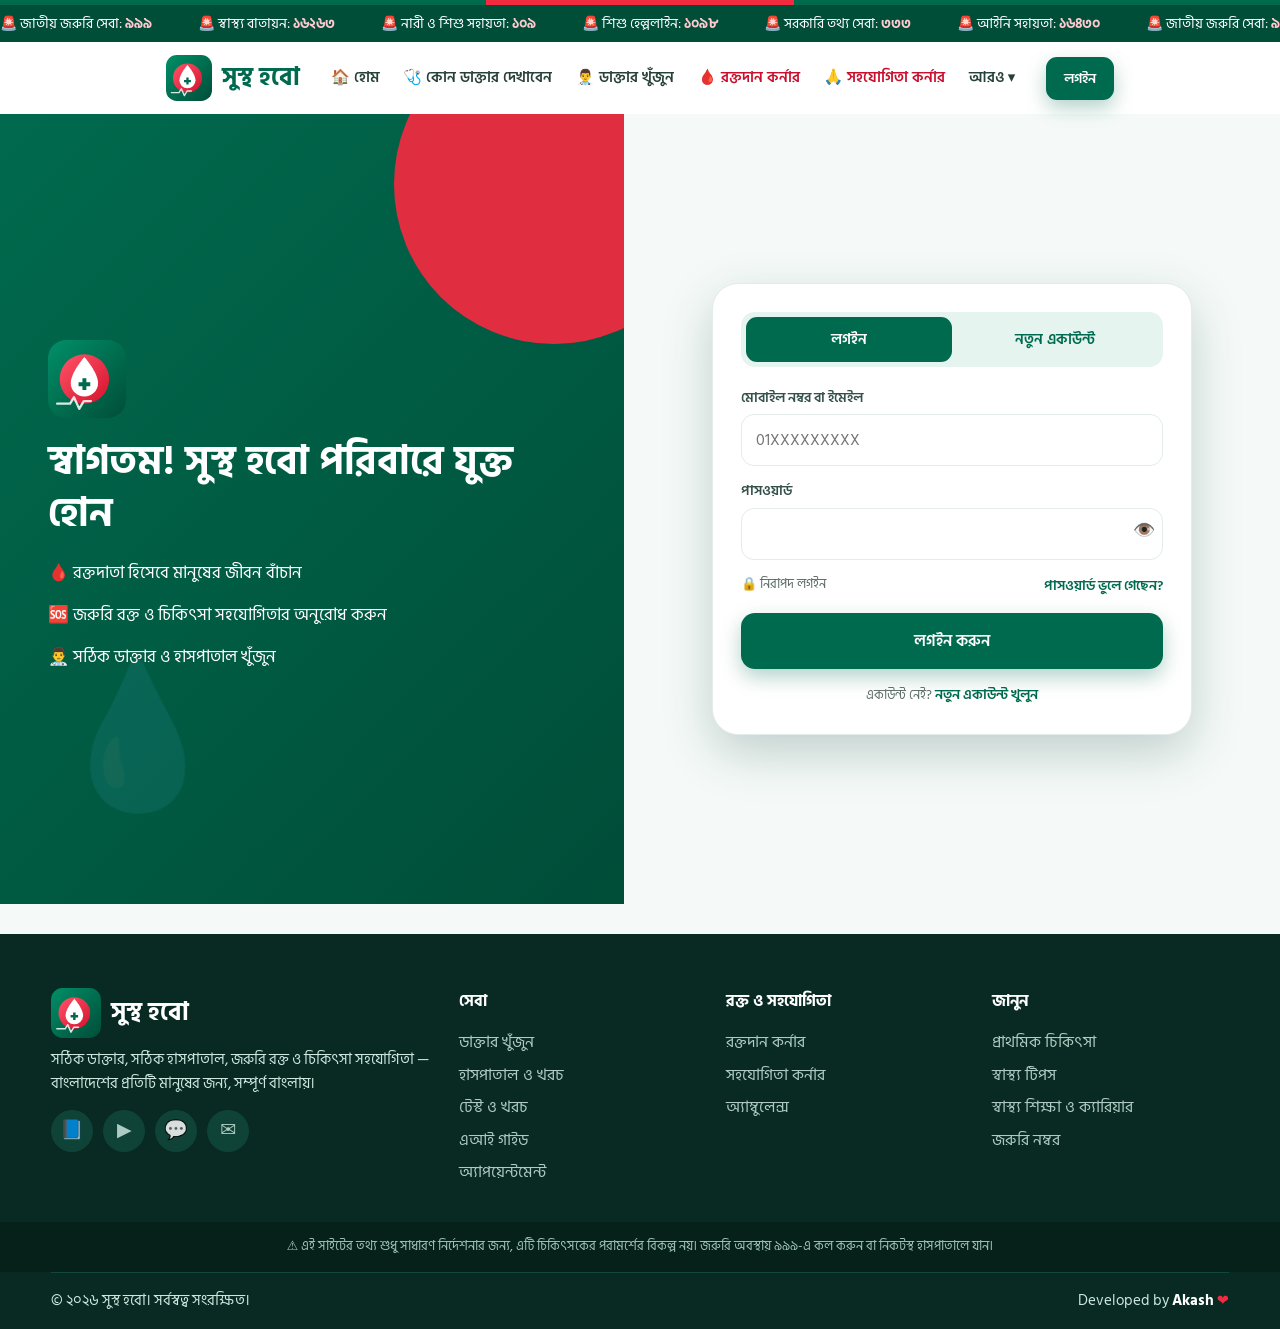
<file: login.html>
<!DOCTYPE html>
<html lang="bn"><head>
<meta charset="UTF-8"><meta name="viewport" content="width=device-width,initial-scale=1">
<title>লগইন / নিবন্ধন – সুস্থ হবো</title>
<meta name="theme-color" content="#006a4e">
<link rel="icon" href="logo.svg" type="image/svg+xml">
<link rel="stylesheet" href="style.css">
</head><body>
<div id="site-header"></div>
<div class="auth-wrap">
  <div class="auth-brand">
    <img src="logo.svg" alt="সুস্থ হবো">
    <h1>স্বাগতম! সুস্থ হবো পরিবারে যুক্ত হোন</h1>
    <ul>
      <li>🩸 রক্তদাতা হিসেবে মানুষের জীবন বাঁচান</li>
      <li>🆘 জরুরি রক্ত ও চিকিৎসা সহযোগিতার অনুরোধ করুন</li>
      <li>👨‍⚕️ সঠিক ডাক্তার ও হাসপাতাল খুঁজুন</li>
    </ul>
  </div>
  <div class="auth-pane">
    <div class="auth-card">
      <div id="loggedIn" style="display:none;text-align:center">
        <div style="font-size:60px">👤</div><h2 id="lname"></h2><p class="small" id="lphone" style="margin-bottom:16px"></p>
        <a href="index.html" class="btn btn-g btn-block" style="margin-bottom:10px">🏠 হোমে যান</a>
        <button class="btn btn-o btn-block" onclick="Auth.out()">🚪 লগআউট</button>
      </div>

      <div id="forms">
        <div class="atabs"><button class="on" data-p="login">লগইন</button><button data-p="signup">নতুন একাউন্ট</button></div>
        <div class="msg" id="msg"></div>

        <!-- লগইন -->
        <form class="pane on" id="login">
          <div class="field"><label>মোবাইল নম্বর বা ইমেইল</label><input name="ident" placeholder="01XXXXXXXXX" required autocomplete="username"></div>
          <div class="field"><label>পাসওয়ার্ড</label><div class="pw"><input name="pass" type="password" required autocomplete="current-password"><button type="button" class="eye">👁️</button></div></div>
          <div style="display:flex;justify-content:space-between;margin-bottom:16px"><span class="small">🔒 নিরাপদ লগইন</span><button type="button" class="link" data-go="forgot">পাসওয়ার্ড ভুলে গেছেন?</button></div>
          <button class="btn btn-g btn-block">লগইন করুন</button>
          <p class="small" style="text-align:center;margin-top:14px">একাউন্ট নেই? <button type="button" class="link" data-go="signup">নতুন একাউন্ট খুলুন</button></p>
        </form>

        <!-- রেজিস্ট্রেশন -->
        <form class="pane" id="signup">
          <label>আপনি কে?</label>
          <div class="rolep">
            <label><input type="radio" name="role" value="রোগী" checked><i>🙂</i>রোগী</label>
            <label><input type="radio" name="role" value="রক্তদাতা"><i>🩸</i>রক্তদাতা</label>
            <label><input type="radio" name="role" value="ডাক্তার"><i>👨‍⚕️</i>ডাক্তার</label>
            <label><input type="radio" name="role" value="স্বেচ্ছাসেবী"><i>🤝</i>স্বেচ্ছাসেবী</label>
          </div>
          <div class="field"><label>পুরো নাম *</label><input name="name" required></div>
          <div class="row2"><div class="field"><label>মোবাইল *</label><input name="phone" required pattern="01[3-9][0-9]{8}" placeholder="01XXXXXXXXX"></div>
          <div class="field"><label>ইমেইল *</label><input name="email" type="email" required placeholder="ভেরিফিকেশন কোড যাবে"></div></div>
          <div class="field"><label>ইমেইল ভেরিফিকেশন কোড *</label>
  <div class="codebox"><input name="code" inputmode="numeric" maxlength="6" placeholder="৬ সংখ্যার কোড" required><button type="button" class="btn btn-o btn-sm" id="sendCode">কোড পাঠান</button></div>
  <p class="small" style="margin-top:4px">ইমেইলে ৬ সংখ্যার কোড যাবে (স্প্যাম ফোল্ডারও দেখুন)।</p></div>
<div class="field"><label>আগে কি রক্ত দিয়েছেন? *</label>
  <div class="yn"><label><input type="radio" name="donated" value="হ্যাঁ" required>হ্যাঁ</label><label><input type="radio" name="donated" value="না">না</label></div></div>
<div class="field" id="lastWrap" style="display:none"><label>শেষ কবে রক্ত দিয়েছেন? *</label><input type="date" name="lastDonation" id="lastDon"></div>
          <div class="field" id="bgWrap" style="display:none"><label>রক্তের গ্রুপ *</label><select name="blood" id="bgSel"></select></div>
          <div class="row2"><div class="field"><label>বিভাগ</label><select name="division" id="rdv"></select></div><div class="field"><label>জেলা</label><select name="district" id="rdi"></select></div></div>
          <div class="field"><label>উপজেলা</label><select name="upazila" id="rup"></select></div>
          <div class="field"><label>পাসওয়ার্ড * (কমপক্ষে ৬ অক্ষর)</label><div class="pw"><input name="pass" id="rpass" type="password" required minlength="6" autocomplete="new-password"><button type="button" class="eye">👁️</button></div><div class="meter"><i id="meter"></i></div></div>
          <div class="field"><label>পাসওয়ার্ড আবার দিন *</label><input name="pass2" type="password" required></div>
          <label style="font-weight:400;display:flex;gap:8px;align-items:flex-start;margin-bottom:16px"><input type="checkbox" required style="width:auto;margin-top:5px"> আমি শর্তাবলী মেনে নিচ্ছি। রক্তদাতা হলে জরুরি প্রয়োজনে আমার নম্বর লগইন করা ব্যবহারকারীরা দেখতে পারবেন।</label>
          <button class="btn btn-r btn-block">একাউন্ট খুলুন</button>
        </form>

        <!-- পাসওয়ার্ড রিসেট -->
        <div class="pane" id="forgot">
          <form id="f1">
            <p class="small" style="margin-bottom:12px">রেজিস্ট্রেশনের ইমেইল দিন। আমরা একটি রিসেট কোড পাঠাব।</p>
            <div class="field"><label>ইমেইল</label><input name="email" type="email" required></div>
            <button class="btn btn-g btn-block">কোড পাঠান</button>
            <p class="small" style="text-align:center;margin-top:14px"><button type="button" class="link" data-go="login">← লগইনে ফিরে যান</button></p>
          </form>
          <form id="f2" style="display:none">
            <div class="field"><label>ইমেইলে পাঠানো কোড</label><input name="code" required></div>
            <div class="field"><label>নতুন পাসওয়ার্ড</label><input name="pass" type="password" minlength="6" required></div>
            <button class="btn btn-r btn-block">পাসওয়ার্ড বদলান</button>
          </form>
        </div>
      </div>
    </div>
  </div>
</div>
<div id="site-footer"></div>
<script src="config.js"></script><script src="data.js"></script><script src="app.js"></script>
<script>
Layout.init('login');
const u = Auth.user();
if(u){ $('#forms').style.display = 'none'; $('#loggedIn').style.display = 'block'; $('#lname').textContent = u.name; $('#lphone').textContent = (u.role || '') + ' • ' + (u.phone || ''); }

const msg = (t, ok) => { const m = $('#msg'); m.className = 'msg ' + (ok ? 'ok' : 'err'); m.textContent = t; };
const showPane = id => { const tab = id === 'forgot' ? 'login' : id; $$('.atabs button').forEach(b => b.classList.toggle('on', b.dataset.p === tab)); $$('.pane').forEach(p => p.classList.toggle('on', p.getAttribute('id') === id)); $('#msg').className = 'msg'; scrollTo({ top:0, behavior:'smooth' }); };
$$('.atabs button').forEach(b => b.onclick = () => showPane(b.dataset.p));
$$('[data-go]').forEach(b => b.onclick = () => showPane(b.dataset.go));
$$('.eye').forEach(b => b.onclick = () => { const i = b.previousElementSibling; i.type = i.type === 'password' ? 'text' : 'password'; });

Geo.bind($('#rdv'), $('#rdi'), $('#rup'), { d:'বিভাগ বাছুন', s:'জেলা বাছুন', u:'উপজেলা বাছুন' });
$('#bgSel').innerHTML = '<option value="">বাছুন</option>' + BLOOD_GROUPS.map(g => `<option>${g}</option>`).join('');
$$('[name=role]').forEach(r => r.onchange = () => { const d = $('[name=role]:checked').value === 'রক্তদাতা'; $('#bgWrap').style.display = d ? 'block' : 'none'; $('#bgSel').required = d; });
$('#rpass').oninput = e => { const v = e.target.value; let s = 0; if(v.length >= 6) s++; if(v.length >= 9) s++; if(/\d/.test(v) && /[a-zA-Z]/.test(v)) s++; if(/[^a-zA-Z0-9]/.test(v)) s++; const m = $('#meter'); m.style.width = s * 25 + '%'; m.style.background = ['#f42a41','#f59e0b','#84cc16','#006a4e'][Math.max(s - 1, 0)]; };

async function run(btn, fn){ btn.disabled = true; const t = btn.textContent; btn.textContent = '⏳ অপেক্ষা করুন...'; try{ await fn(); } finally { btn.disabled = false; btn.textContent = t; } }
function pending(){ msg('এই সেবা শীঘ্রই চালু হবে — আসিতেছে।', false); }
const en = s => String(s).replace(/[০-৯]/g, d => '০১২৩৪৫৬৭৮৯'.indexOf(d));
const sub = e => e.submitter || e.target.querySelector('button:not([type=button])');
$('#lastDon').max = new Date(Date.now() - new Date().getTimezoneOffset() * 60000).toISOString().slice(0, 10);
$$('[name=donated]').forEach(r => r.onchange = () => { const y = $('[name=donated]:checked').value === 'হ্যাঁ'; $('#lastWrap').style.display = y ? 'block' : 'none'; $('#lastDon').required = y; if(!y) $('#lastDon').value = ''; });
let cdTimer;
$('#sendCode').onclick = async e => {
  const b = e.currentTarget, em = $('#signup [name=email]').value.trim();
  if(!/^\S+@\S+\.\S+$/.test(em)) return msg('আগে সঠিক ইমেইল দিন', false);
  b.disabled = true; b.textContent = '⏳ পাঠানো হচ্ছে';
  const r = await api('sendcode', { email: em });
  if(r.pending || !r.ok){ b.disabled = false; b.textContent = 'কোড পাঠান'; return r.pending ? pending() : msg(r.msg || 'কোড পাঠানো যায়নি', false); }
  toast('✅ কোড পাঠানো হয়েছে — ইমেইল দেখুন'); msg('✅ কোড পাঠানো হয়েছে — ইমেইল ও স্প্যাম ফোল্ডার দেখুন।', true);
  let s = 60; b.textContent = bn(s) + ' সেকেন্ড'; clearInterval(cdTimer);
  cdTimer = setInterval(() => { s--; if(s <= 0){ clearInterval(cdTimer); b.disabled = false; b.textContent = 'আবার পাঠান'; } else b.textContent = bn(s) + ' সেকেন্ড'; }, 1000);
};

$('#login').onsubmit = e => { e.preventDefault(); run(sub(e), async () => {
  const f = Object.fromEntries(new FormData(e.target));
  const r = await api('login', { id:f.ident.trim(), pass: await Auth.hash(f.pass) });
  if(r.pending) return pending(); if(!r.ok) return msg(r.msg || 'লগইন ব্যর্থ হয়েছে', false);
  Auth.set(r.user); location.href = 'index.html';
}); };

$('#signup').onsubmit = e => { e.preventDefault(); run(sub(e), async () => {
  const f = Object.fromEntries(new FormData(e.target));
  if(f.pass !== f.pass2) return msg('দুটি পাসওয়ার্ড মিলছে না', false);
  const { pass, pass2, ...rest } = f;
  rest.code = en(rest.code || '').trim();
  const r = await api('register', { ...rest, pass: await Auth.hash(pass) });
  if(r.pending) return pending(); if(!r.ok) return msg(r.msg || 'নিবন্ধন ব্যর্থ হয়েছে', false);
  e.target.reset(); $('#bgWrap').style.display = 'none'; $('#lastWrap').style.display = 'none';
  showPane('login'); msg('✅ একাউন্ট তৈরি হয়েছে! এখন লগইন করুন।', true);
}); };

let resetEmail = '';
$('#f1').onsubmit = e => { e.preventDefault(); run(sub(e), async () => {
  resetEmail = new FormData(e.target).get('email').trim();
  const r = await api('forgot', { email: resetEmail });
  if(r.pending) return pending(); if(!r.ok) return msg(r.msg || 'ইমেইল পাওয়া যায়নি', false);
  msg('যদি এই ইমেইলে একাউন্ট থাকে, কোড পাঠানো হয়েছে।', true); $('#f1').style.display = 'none'; $('#f2').style.display = 'block';
}); };
$('#f2').onsubmit = e => { e.preventDefault(); run(sub(e), async () => {
  const f = Object.fromEntries(new FormData(e.target));
  const r = await api('reset', { email: resetEmail, code: f.code.trim(), pass: await Auth.hash(f.pass) });
  if(r.pending) return pending(); if(!r.ok) return msg(r.msg || 'কোড ভুল বা মেয়াদ শেষ', false);
  showPane('login'); msg('✅ পাসওয়ার্ড বদলেছে। এখন লগইন করুন।', true);
}); };
</script>
</body></html>
</file>
<file: style.css>
@import url('https://fonts.googleapis.com/css2?family=Hind+Siliguri:wght@400;500;600;700&display=swap');
:root{--g:#006a4e;--g2:#004d38;--g3:#e5f4ef;--r:#f42a41;--r2:#c8102e;--r3:#ffecef;--ink:#10231d;--mut:#5b6b66;--bg:#f5faf8;--bd:#e3ece8;--sh:0 10px 30px rgba(0,106,78,.12);--sh2:0 18px 50px rgba(0,60,44,.22)}
*{box-sizing:border-box;margin:0;padding:0}
html{scroll-behavior:smooth;-webkit-text-size-adjust:100%}
body{font-family:'Hind Siliguri',system-ui,sans-serif;color:var(--ink);background:var(--bg);line-height:1.65;overflow-x:hidden}
a{color:inherit;text-decoration:none}img,svg{max-width:100%;display:block}button{font-family:inherit}ul{list-style:none}
.container{width:min(1200px,92%);margin-inline:auto}
.section{padding:76px 0;position:relative}
.sec-head{text-align:center;max-width:740px;margin:0 auto 42px}
.sec-head h2{font-size:clamp(26px,4vw,38px);line-height:1.3;margin-bottom:10px}
.sec-head p{color:var(--mut);font-size:17px}
.eyebrow{display:inline-flex;gap:8px;align-items:center;font-weight:600;font-size:14px;color:var(--g);background:var(--g3);padding:5px 15px;border-radius:99px;margin-bottom:12px}
.eyebrow.red{color:var(--r2);background:var(--r3)}
.grid{display:grid;gap:18px}.g2{grid-template-columns:repeat(2,1fr)}.g3{grid-template-columns:repeat(3,1fr)}.g4{grid-template-columns:repeat(4,1fr)}

/* reveal */
.rv{opacity:0;transform:translateY(28px);transition:opacity .7s ease,transform .7s ease;transition-delay:var(--d,0s)}
.rv.in{opacity:1;transform:none}
@keyframes up{from{opacity:0;transform:translateY(26px)}to{opacity:1;transform:none}}
@keyframes float{0%,100%{transform:translateY(0)}50%{transform:translateY(-14px)}}
@keyframes pulse{0%{box-shadow:0 0 0 0 rgba(244,42,65,.55)}70%{box-shadow:0 0 0 14px rgba(244,42,65,0)}100%{box-shadow:0 0 0 0 rgba(244,42,65,0)}}

/* buttons / badges */
.btn{display:inline-flex;align-items:center;justify-content:center;gap:8px;padding:13px 24px;border-radius:14px;border:2px solid transparent;font-weight:600;font-size:16px;cursor:pointer;transition:.25s;white-space:nowrap}
.btn-g{background:var(--g);color:#fff;box-shadow:0 8px 20px rgba(0,106,78,.3)}.btn-g:hover{background:var(--g2);transform:translateY(-2px)}
.btn-r{background:var(--r);color:#fff;box-shadow:0 8px 20px rgba(244,42,65,.35)}.btn-r:hover{background:var(--r2);transform:translateY(-2px)}
.btn-o{border-color:var(--g);color:var(--g);background:#fff}.btn-o:hover{background:var(--g3)}
.btn-ghost{border-color:rgba(255,255,255,.75);color:#fff}.btn-ghost:hover{background:rgba(255,255,255,.16)}
.btn-w{background:#fff;color:var(--g)}.btn-w:hover{transform:translateY(-2px)}
.btn-sm{padding:8px 16px;font-size:14px;border-radius:11px}.btn-block{width:100%}.btn:disabled{opacity:.6;cursor:wait}

/* forms */
label{display:block;font-size:13.5px;font-weight:600;margin-bottom:5px;color:#34504a}
input,select,textarea{width:100%;padding:12px 14px;border:1.5px solid var(--bd);border-radius:13px;font:inherit;background:#fff;color:var(--ink);transition:.2s}
input:focus,select:focus,textarea:focus{outline:0;border-color:var(--g);box-shadow:0 0 0 4px rgba(0,106,78,.12)}
.field{margin-bottom:14px}

/* top bars */
.flagbar{height:5px;background:linear-gradient(90deg,var(--g) 0 38%,var(--r) 38% 62%,var(--g) 62% 100%)}
.ticker{background:var(--g2);color:#fff;font-size:14px;overflow:hidden;white-space:nowrap}
.ticker-in{display:inline-flex;animation:tick 40s linear infinite}
.ticker:hover .ticker-in{animation-play-state:paused}
.tk{display:inline-flex;gap:46px;padding:7px 46px 7px 0}.tk b{color:#ffc9d0}
@keyframes tick{to{transform:translateX(-50%)}}

/* header */
.header{position:sticky;top:0;z-index:60;background:rgba(255,255,255,.93);backdrop-filter:blur(14px);transition:.3s}
.header.sc{box-shadow:0 6px 24px rgba(0,60,44,.13)}
.header .container{display:flex;align-items:center;justify-content:space-between;height:72px;gap:14px}
.brand{display:flex;align-items:center;gap:10px}.brand img{width:46px;height:46px;transition:.4s}.brand:hover img{transform:rotate(-8deg) scale(1.06)}
.brand b{font-size:25px;color:var(--g);line-height:1.1;display:block}
.brand small{font-size:11.5px;color:var(--r2);font-weight:600}
.nav{display:flex;align-items:center;gap:2px}
.nav>a,.more>button{padding:9px 13px;border-radius:12px;font-weight:600;font-size:15.5px;color:#27403a;background:none;border:0;cursor:pointer;transition:.2s;display:flex;gap:6px;align-items:center}
.nav>a:hover,.more>button:hover,.nav>a.on{background:var(--g3);color:var(--g)}
.nav>a.red{color:var(--r2)}.nav>a.red:hover,.nav>a.red.on{background:var(--r3)}
.more{position:relative}
.more-menu{position:absolute;right:0;top:112%;width:330px;background:#fff;border-radius:18px;box-shadow:var(--sh2);padding:10px;display:none;border:1px solid var(--bd);grid-template-columns:1fr 1fr}
.more.open .more-menu{display:grid}
.more-menu a{display:flex;gap:8px;padding:9px 10px;border-radius:12px;font-weight:500;font-size:14.5px;align-items:center}.more-menu a:hover{background:var(--g3)}
.h-act{display:flex;gap:10px;align-items:center}
.sos{background:var(--r);color:#fff;padding:9px 15px;border-radius:12px;font-weight:700;animation:pulse 2s infinite;font-size:15px}
.burger{display:none;width:44px;height:44px;border-radius:12px;border:0;background:var(--g3);font-size:22px;cursor:pointer;color:var(--g)}
.drawer{position:fixed;inset:0;z-index:100;visibility:hidden}.drawer.open{visibility:visible}
.drawer .bk{position:absolute;inset:0;background:rgba(0,30,22,.55);opacity:0;transition:.3s}.drawer.open .bk{opacity:1}
.drawer .pn{position:absolute;right:0;top:0;bottom:0;width:min(86vw,360px);background:#fff;transform:translateX(100%);transition:.35s;overflow:auto;padding:16px}
.drawer.open .pn{transform:none}
.drawer .pn a{display:flex;gap:12px;align-items:center;padding:11px 12px;border-radius:14px;font-weight:600}.drawer .pn a:hover{background:var(--g3)}
.drawer .pn .top{display:flex;justify-content:space-between;align-items:center;margin-bottom:10px}
.drawer .x{border:0;background:var(--r3);color:var(--r2);width:40px;height:40px;border-radius:12px;font-size:20px;cursor:pointer}
.bnav{display:none;position:fixed;left:0;right:0;bottom:0;z-index:70;background:#fff;box-shadow:0 -6px 24px rgba(0,0,0,.12);padding:6px 6px calc(6px + env(safe-area-inset-bottom));grid-template-columns:repeat(5,1fr);align-items:end}
.bnav a{display:flex;flex-direction:column;align-items:center;font-size:11.5px;font-weight:600;color:var(--mut)}
.bnav a i{font-style:normal;font-size:21px}.bnav a.on{color:var(--g)}
.bnav a.mid{color:var(--r2)}.bnav a.mid i{background:var(--r);width:54px;height:54px;border-radius:50%;display:grid;place-items:center;margin-top:-28px;box-shadow:0 8px 20px rgba(244,42,65,.45);border:4px solid #fff;font-size:24px}
.totop{position:fixed;right:18px;bottom:24px;width:46px;height:46px;border-radius:50%;border:0;background:var(--g);color:#fff;font-size:20px;cursor:pointer;opacity:0;pointer-events:none;transition:.3s;z-index:65;box-shadow:var(--sh)}
.totop.show{opacity:1;pointer-events:auto}

/* hero */
.hero{position:relative;color:#fff;overflow:hidden;background:var(--g2)}
.slides{position:relative;height:clamp(540px,78vh,680px)}
.slide{position:absolute;inset:0;opacity:0;visibility:hidden;transition:opacity .9s,visibility .9s}
.slide.active{opacity:1;visibility:visible}
.imgbg{position:absolute;inset:0;background:linear-gradient(135deg,#006a4e,#003d2c 58%,#7a0f1d);background-size:cover;background-position:center}
.slide.active .imgbg{animation:kb 9s ease-out forwards}
@keyframes kb{from{transform:scale(1)}to{transform:scale(1.12)}}
.slide::before{content:"";position:absolute;inset:0;z-index:1;background:linear-gradient(90deg,rgba(0,40,30,.93) 0%,rgba(0,40,30,.72) 48%,rgba(0,40,30,.15) 100%)}
.slide-art{position:absolute;right:7%;top:46%;transform:translateY(-50%);z-index:1}
.slide.has-img .slide-art{display:none}
.disc{width:min(360px,34vw);aspect-ratio:1;border-radius:50%;background:radial-gradient(circle at 35% 30%,#ff7384,var(--r) 55%,var(--r2));box-shadow:0 30px 80px rgba(0,0,0,.4);position:relative;animation:float 6s ease-in-out infinite}
.disc span{position:absolute;font-size:clamp(46px,7vw,92px);filter:drop-shadow(0 8px 12px rgba(0,0,0,.3))}
.disc .e1{left:12%;top:18%;animation:float 5s ease-in-out infinite}.disc .e2{left:38%;top:36%;font-size:clamp(60px,9vw,120px);animation:float 4s ease-in-out infinite .5s}.disc .e3{right:10%;bottom:14%;animation:float 5.5s ease-in-out infinite 1s}
.slide-content{position:absolute;left:0;right:0;margin-inline:auto;width:min(1200px,92%);top:0;bottom:0;z-index:2;display:flex;flex-direction:column;justify-content:center;padding-bottom:80px}
.slide-content>*{max-width:660px}
.slide.active .slide-content>*{animation:up .8s both}
.slide.active .slide-content>*:nth-child(2){animation-delay:.12s}.slide.active .slide-content>*:nth-child(3){animation-delay:.24s}.slide.active .slide-content>*:nth-child(4){animation-delay:.36s}
.tag{display:inline-block;width:fit-content;background:var(--r);color:#fff;padding:6px 16px;border-radius:99px;font-weight:600;font-size:14.5px;margin-bottom:14px}
.tag.gr{background:#fff;color:var(--g)}
.slide h1{font-size:clamp(28px,5vw,50px);line-height:1.25;margin-bottom:14px}
.slide p{font-size:clamp(16px,2vw,19px);opacity:.93;margin-bottom:24px}
.cta{display:flex;gap:12px;flex-wrap:wrap}
.hctl{position:absolute;left:0;right:0;bottom:96px;z-index:5}
.hctl .container{display:flex;justify-content:space-between;align-items:center}
.dots{display:flex;gap:8px}.dots button{width:12px;height:12px;border-radius:99px;border:0;background:rgba(255,255,255,.45);cursor:pointer;transition:.3s}
.dots button.on{width:36px;background:var(--r)}
.arrows{display:flex;gap:8px}.arrows button{width:42px;height:42px;border-radius:50%;border:1.5px solid rgba(255,255,255,.6);background:rgba(255,255,255,.12);color:#fff;font-size:18px;cursor:pointer;transition:.2s}.arrows button:hover{background:var(--r);border-color:var(--r)}
.bar{position:absolute;left:0;right:0;top:0;height:4px;background:rgba(255,255,255,.18);z-index:6}
.bar i{display:block;height:100%;background:var(--r);width:0;animation:fill 7s linear forwards}
@keyframes fill{to{width:100%}}
.ecg{position:absolute;left:0;right:0;bottom:86px;height:46px;opacity:.3;z-index:3;pointer-events:none}
.ecg path{fill:none;stroke:#fff;stroke-width:2.5;vector-effect:non-scaling-stroke;stroke-dasharray:1400;animation:ecg 4.5s linear infinite}
@keyframes ecg{from{stroke-dashoffset:1400}to{stroke-dashoffset:0}}

/* search */
.searchbox{margin-top:-72px;position:relative;z-index:7}
.sbox{background:#fff;border-radius:26px;box-shadow:var(--sh2);padding:18px 20px 22px;border:1px solid var(--bd)}
.stabs{display:flex;gap:8px;overflow-x:auto;margin-bottom:14px;scrollbar-width:none}.stabs::-webkit-scrollbar{display:none}
.stabs button{border:0;background:var(--g3);color:var(--g);padding:9px 18px;border-radius:99px;font-weight:600;cursor:pointer;white-space:nowrap;transition:.2s;font-size:15px}
.stabs button.on{background:var(--g);color:#fff}
.sgrid{display:grid;grid-template-columns:repeat(3,1fr) 1.2fr auto;gap:12px;align-items:end}
.qa{display:grid;grid-template-columns:repeat(4,1fr);gap:14px;margin-top:22px}
.qa a{display:flex;gap:12px;align-items:center;padding:16px 18px;border-radius:18px;color:#fff;font-weight:600;transition:.3s;box-shadow:var(--sh)}
.qa a:hover{transform:translateY(-4px)}.qa a i{font-style:normal;font-size:30px}.qa small{display:block;font-weight:400;opacity:.9;font-size:13px}
.qa .a1{background:linear-gradient(135deg,var(--r),var(--r2))}.qa .a2{background:linear-gradient(135deg,#009068,var(--g2))}
.qa .a3{background:linear-gradient(135deg,#1d4ed8,#1e3a8a)}.qa .a4{background:linear-gradient(135deg,#b45309,#78350f)}

/* stats */
.stats{background:linear-gradient(135deg,var(--g),var(--g2));border-radius:28px;padding:34px;display:grid;grid-template-columns:repeat(4,1fr);gap:14px;text-align:center;color:#fff;position:relative;overflow:hidden}
.stats::after{content:"";position:absolute;right:-60px;top:-60px;width:220px;height:220px;border-radius:50%;background:var(--r);opacity:.9}
.stats>div{position:relative;z-index:2}.stats b{font-size:clamp(30px,5vw,46px);display:block;line-height:1.2}.stats span{opacity:.9}

/* services */
.svc{background:#fff;border-radius:22px;padding:24px;border:1px solid var(--bd);position:relative;overflow:hidden;transition:.3s;display:block}
.svc::before{content:"";position:absolute;left:0;right:0;top:0;height:4px;background:var(--g);transform:scaleX(0);transform-origin:left;transition:.4s}
.svc:hover{transform:translateY(-6px);box-shadow:var(--sh)}.svc:hover::before{transform:scaleX(1)}
.svc.red::before{background:var(--r)}
.svc .ic{width:62px;height:62px;border-radius:18px;background:var(--g3);display:grid;place-items:center;font-size:30px;margin-bottom:14px;transition:.3s}
.svc.red .ic{background:var(--r3)}.svc:hover .ic{transform:rotate(-8deg) scale(1.08)}
.svc h3{font-size:19px;margin-bottom:4px}.svc p{font-size:14.5px;color:var(--mut)}
.st{position:absolute;right:14px;top:14px;font-size:11.5px;font-weight:700;padding:3px 10px;border-radius:99px}
.st.soon{background:#fff4d6;color:#a16207}.st.live{background:var(--g3);color:var(--g)}
.spec{display:flex;gap:12px;align-items:center;background:#fff;border:1px solid var(--bd);border-radius:18px;padding:16px;transition:.25s}
.spec:hover{border-color:var(--g);transform:translateY(-4px);box-shadow:var(--sh)}
.spec i{font-style:normal;font-size:28px;width:52px;height:52px;border-radius:14px;background:var(--g3);display:grid;place-items:center;flex-shrink:0}
.spec h4{font-size:16.5px}.spec p{font-size:13px;color:var(--mut);line-height:1.4}

/* blood */
.bl{background:linear-gradient(135deg,#7a0a1b,#c8102e 55%,#f42a41);color:#fff;overflow:hidden}
.bl::before,.bl::after{content:"💧";position:absolute;font-size:120px;opacity:.07;animation:float 7s ease-in-out infinite}
.bl::before{left:3%;top:8%}.bl::after{right:4%;bottom:6%;animation-delay:2s;font-size:180px}
.bl .sec-head p{color:#ffd9de}.bl .eyebrow{background:rgba(255,255,255,.18);color:#fff}
.bgrid{display:grid;grid-template-columns:repeat(4,1fr);gap:12px}
.bgb{border:0;border-radius:20px;padding:16px 8px;background:rgba(255,255,255,.14);color:#fff;font-size:26px;font-weight:700;cursor:pointer;transition:.25s;border:2px solid transparent}
.bgb small{display:block;font-size:12px;font-weight:400;opacity:.85}
.bgb:hover{background:rgba(255,255,255,.25);transform:translateY(-3px)}.bgb.on{background:#fff;color:var(--r2)}
.compat{background:rgba(0,0,0,.2);border-radius:20px;padding:18px;margin-top:14px;min-height:120px}
.compat b{color:#ffd9de}.pill{display:inline-block;background:#fff;color:var(--r2);font-weight:700;border-radius:99px;padding:2px 12px;margin:3px 3px 0 0;font-size:14px}
.req{background:#fff;color:var(--ink);border-radius:20px;padding:16px;display:flex;gap:14px;margin-bottom:12px;transition:.25s}
.req:hover{transform:translateX(6px)}
.bdrop{width:56px;height:56px;border-radius:50% 50% 50% 8px;transform:rotate(-45deg);background:var(--r);color:#fff;display:grid;place-items:center;flex-shrink:0;box-shadow:0 6px 16px rgba(244,42,65,.4)}
.bdrop span{transform:rotate(45deg);font-weight:700;font-size:18px}
.req h4{font-size:17px}.req .m{font-size:13.5px;color:var(--mut)}
.lock{font-size:13px;background:#fff4d6;color:#a16207;border-radius:10px;padding:3px 10px;display:inline-block;margin-top:4px}
.demo{font-size:12px;background:var(--r3);color:var(--r2);border-radius:99px;padding:1px 9px;font-weight:600}

/* support */
.imgbox{position:relative;border-radius:30px;overflow:hidden;aspect-ratio:5/4;background:linear-gradient(135deg,var(--g),var(--g2) 55%,var(--r2));box-shadow:var(--sh2)}
.imgbox .fb{position:absolute;inset:0;display:grid;place-items:center;font-size:96px;animation:float 5s ease-in-out infinite}
.imgbox.has-img .fb{display:none}
.fl-badge{position:absolute;left:16px;bottom:16px;background:#fff;border-radius:16px;padding:10px 16px;font-weight:600;box-shadow:var(--sh);display:flex;gap:8px;align-items:center;z-index:2}
.steps li{display:flex;gap:14px;margin-bottom:16px;align-items:flex-start}
.steps .n{width:42px;height:42px;border-radius:50%;background:var(--g);color:#fff;display:grid;place-items:center;font-weight:700;flex-shrink:0}
.steps li:nth-child(even) .n{background:var(--r)}
.steps h4{font-size:17px}.steps p{font-size:14.5px;color:var(--mut)}
.note{background:var(--g3);border-left:5px solid var(--g);padding:12px 16px;border-radius:12px;font-size:14.5px;margin-top:14px}

/* ai */
.ai{background:linear-gradient(135deg,#0b2e26,#00402f);color:#fff;overflow:hidden}
.ai .sec-head p{color:#bfe0d5}.ai .eyebrow{background:rgba(255,255,255,.12);color:#fff}
.phone{background:#fff;color:var(--ink);border-radius:28px;padding:18px;box-shadow:var(--sh2);max-width:440px;margin-inline:auto}
.phone .hd{display:flex;gap:10px;align-items:center;padding-bottom:12px;border-bottom:1px solid var(--bd);margin-bottom:12px;font-weight:700}
.phone .hd img{width:34px}
.cb{max-width:88%;padding:10px 14px;border-radius:16px;margin-bottom:10px;font-size:14.5px;opacity:0}
.cb.u{background:var(--g);color:#fff;margin-left:auto;border-bottom-right-radius:4px}.cb.b{background:var(--bg);border:1px solid var(--bd);border-bottom-left-radius:4px}
.in .cb{animation:up .6s forwards}.in .cb:nth-of-type(2){animation-delay:1.1s}.in .cb:nth-of-type(3){animation-delay:2.4s}
.ai ul li{padding:8px 0;display:flex;gap:10px;font-size:17px}

/* firstaid / emergency / career */
.fa{background:#fff;border-radius:22px;border:1px solid var(--bd);padding:22px;border-top:5px solid var(--r);transition:.3s}.fa:hover{transform:translateY(-5px);box-shadow:var(--sh)}
.fa h3{display:flex;gap:10px;align-items:center;margin-bottom:10px;font-size:19px}
.fa ol{padding-left:20px;font-size:14.8px;color:#31453f}.fa li{margin-bottom:5px}
.numc{background:#fff;border:1px solid var(--bd);border-radius:20px;padding:20px;text-align:center;transition:.3s}.numc:hover{transform:translateY(-5px);box-shadow:var(--sh)}
.numc b{font-size:30px;color:var(--g);display:block;line-height:1.2}.numc.r b{color:var(--r2)}.numc h4{font-size:16px;margin:4px 0}.numc p{font-size:13.5px;color:var(--mut);margin-bottom:12px}
.cc{background:#fff;border:1px solid var(--bd);border-radius:22px;padding:22px;transition:.3s}.cc:hover{transform:translateY(-5px);box-shadow:var(--sh)}
.cc h3{font-size:19px;margin-bottom:10px;display:flex;gap:8px;align-items:center}
.cc dl{display:grid;grid-template-columns:auto 1fr;gap:6px 12px;font-size:14.5px}.cc dt{color:var(--mut)}.cc dd{font-weight:600}
.stars{color:#f59e0b;letter-spacing:2px}
.tool{background:#fff;border:1px solid var(--bd);border-radius:24px;padding:26px;box-shadow:var(--sh)}
.tool h3{margin-bottom:14px}.bmi-out{margin-top:14px;padding:14px;border-radius:14px;background:var(--g3);font-weight:600;display:none}
.tipbox{font-size:21px;font-weight:600;line-height:1.5;min-height:110px;transition:.3s}
.trust{text-align:center;padding:24px 18px;background:#fff;border-radius:22px;border:1px solid var(--bd)}.trust i{font-style:normal;font-size:38px;display:block;margin-bottom:8px}.trust p{font-size:14.5px;color:var(--mut)}
details{background:#fff;border:1px solid var(--bd);border-radius:16px;padding:16px 20px;margin-bottom:12px;transition:.2s}details[open]{border-color:var(--g);box-shadow:var(--sh)}
summary{font-weight:600;cursor:pointer;font-size:17px;list-style:none;display:flex;justify-content:space-between;gap:10px}summary::after{content:"＋";color:var(--r);font-weight:700}details[open] summary::after{content:"－"}
details p{margin-top:10px;color:var(--mut)}
.cta-final{background:linear-gradient(135deg,var(--g),var(--g2));border-radius:30px;padding:46px 30px;text-align:center;color:#fff;position:relative;overflow:hidden}
.cta-final::before{content:"";position:absolute;left:50%;top:-140px;width:280px;height:280px;margin-left:-140px;border-radius:50%;background:var(--r);opacity:.25}
.cta-final>*{position:relative}.cta-final h2{font-size:clamp(24px,4vw,36px);margin-bottom:10px}.cta-final p{opacity:.92;margin-bottom:22px}

/* footer */
.footer{background:#082a22;color:#cde7df;padding:54px 0 0;margin-top:30px}
.footer .cols{display:grid;grid-template-columns:1.6fr 1fr 1fr 1fr;gap:30px}
.footer h4{color:#fff;margin-bottom:12px}.footer a{display:block;padding:3px 0;opacity:.85;transition:.2s}.footer a:hover{opacity:1;color:#fff;padding-left:4px}
.footer .brand b{color:#fff}.footer p{font-size:14.5px;margin-top:10px}
.soc{display:flex;gap:10px;margin-top:14px}.soc a{width:42px;height:42px;border-radius:50%;background:#12483b;display:grid;place-items:center;font-size:19px;padding:0}.soc a:hover{background:var(--r);padding:0}
.disc2{background:#06201a;margin-top:34px;padding:14px 0;font-size:13px;text-align:center;color:#9fc4b8}
.copy{border-top:1px solid #12483b;padding:16px 0;text-align:center;font-size:14.5px;display:flex;justify-content:space-between;flex-wrap:wrap;gap:8px}
.copy .dev b{color:#fff}.copy .dev span{color:var(--r);display:inline-block;animation:pulse2 1.4s infinite}
@keyframes pulse2{50%{transform:scale(1.3)}}
#toast{position:fixed;bottom:90px;left:50%;transform:translateX(-50%) translateY(24px);background:#10231d;color:#fff;padding:12px 22px;border-radius:14px;transition:opacity .35s,transform .35s,visibility .35s;z-index:200;max-width:90vw;text-align:center;opacity:0;visibility:hidden;pointer-events:none}
#toast.show{transform:translateX(-50%) translateY(0);opacity:1;visibility:visible}

/* coming soon */
.cs-hero{background:linear-gradient(135deg,var(--g),var(--g2));color:#fff;text-align:center;padding:60px 0 70px;position:relative;overflow:hidden}
.cs-hero::after{content:"";position:absolute;right:-80px;top:-80px;width:280px;height:280px;border-radius:50%;background:var(--r);opacity:.9}
.cs-hero .container{position:relative;z-index:2}
.cs-ic{width:104px;height:104px;border-radius:30px;background:#fff;display:grid;place-items:center;font-size:54px;margin:0 auto 16px;animation:float 4s ease-in-out infinite;box-shadow:var(--sh2)}
.soon-badge{display:inline-block;background:#fff4d6;color:#a16207;font-weight:700;padding:5px 18px;border-radius:99px;margin-bottom:10px}
.cs-hero h1{font-size:clamp(28px,5vw,44px)}.cs-hero p{max-width:620px;margin:8px auto 0;opacity:.93;font-size:18px}
.cs-grid{display:grid;grid-template-columns:1.3fr 1fr;gap:20px;margin-top:-34px;position:relative;z-index:3}
.card{background:#fff;border:1px solid var(--bd);border-radius:22px;padding:26px;box-shadow:var(--sh)}
.card h3{margin-bottom:12px}.card li{padding:6px 0;display:flex;gap:10px}.card li::before{content:"✅"}
.prog{height:12px;border-radius:99px;background:var(--g3);overflow:hidden;margin-top:14px}.prog i{display:block;width:35%;height:100%;border-radius:99px;background:linear-gradient(90deg,var(--g),var(--r));animation:pr 2.5s ease-in-out infinite alternate}
@keyframes pr{from{width:20%}to{width:60%}}

/* auth */
.auth-wrap{display:grid;grid-template-columns:1fr 1.05fr;min-height:calc(100vh - 110px)}
.auth-brand{background:linear-gradient(135deg,var(--g),var(--g2));color:#fff;padding:60px 48px;position:relative;overflow:hidden;display:flex;flex-direction:column;justify-content:center}
.auth-brand::before{content:"";position:absolute;right:-90px;top:-90px;width:320px;height:320px;border-radius:50%;background:var(--r);opacity:.92}
.auth-brand::after{content:"💧";position:absolute;left:8%;bottom:6%;font-size:140px;opacity:.1;animation:float 6s ease-in-out infinite}
.auth-brand>*{position:relative;z-index:2}.auth-brand img{width:78px;margin-bottom:18px}
.auth-brand h1{font-size:clamp(28px,4vw,40px);line-height:1.3;margin-bottom:12px}.auth-brand li{display:flex;gap:10px;padding:7px 0;font-size:17px}
.auth-pane{display:grid;place-items:center;padding:36px 20px}
.auth-card{width:min(480px,100%);background:#fff;border-radius:26px;box-shadow:var(--sh2);padding:28px;border:1px solid var(--bd)}
.atabs{display:flex;background:var(--g3);border-radius:14px;padding:5px;margin-bottom:20px}
.atabs button{flex:1;border:0;background:none;padding:10px;border-radius:11px;font-weight:600;cursor:pointer;font-size:15px;color:var(--g)}.atabs button.on{background:var(--g);color:#fff}
.pane{display:none}.pane.on{display:block;animation:up .45s}
.rolep{display:grid;grid-template-columns:repeat(4,1fr);gap:8px;margin-bottom:14px}
.rolep label{margin:0;border:2px solid var(--bd);border-radius:14px;padding:10px 4px;text-align:center;cursor:pointer;font-size:13px;transition:.2s}.rolep input{display:none}
.rolep label:has(input:checked){border-color:var(--g);background:var(--g3);color:var(--g)}.rolep label i{font-style:normal;font-size:22px;display:block}
.row2{display:grid;grid-template-columns:1fr 1fr;gap:12px}
.pw{position:relative}.pw button{position:absolute;right:8px;top:8px;border:0;background:none;font-size:18px;cursor:pointer}
.meter{height:5px;background:var(--bd);border-radius:9px;margin-top:6px;overflow:hidden}.meter i{display:block;height:100%;width:0;transition:.3s}
.link{color:var(--g);font-weight:600;cursor:pointer;background:none;border:0;font-size:14px}.link:hover{text-decoration:underline}
.small{font-size:13px;color:var(--mut)}.msg{padding:10px 14px;border-radius:12px;margin-bottom:12px;font-size:14px;display:none}
.msg.err{background:var(--r3);color:var(--r2);display:block}.msg.ok{background:var(--g3);color:var(--g);display:block}

/* responsive */
@media(max-width:1100px){.nav{display:none}.burger{display:block}.g4{grid-template-columns:repeat(3,1fr)}.sgrid{grid-template-columns:1fr 1fr 1fr}.sgrid .full{grid-column:1/-1}}
@media(max-width:900px){.g3,.g4{grid-template-columns:repeat(2,1fr)}.qa{grid-template-columns:1fr 1fr}.stats{grid-template-columns:1fr 1fr}.footer .cols{grid-template-columns:1fr 1fr}.cs-grid,.auth-wrap,.g2{grid-template-columns:1fr}.auth-brand{padding:36px 24px}.auth-wrap{min-height:0}.slide-art{display:none}.sgrid{grid-template-columns:1fr 1fr}}
@media(max-width:760px){
  body{padding-bottom:78px}.bnav{display:grid}.totop{bottom:90px}.section{padding:52px 0}
  .h-act .hl{display:none}.brand b{font-size:21px}.brand img{width:40px;height:40px}
  .slides{height:600px}.slide-content{padding-bottom:110px}.hctl{bottom:104px}.arrows{display:none}
  .sgrid,.g3,.g4,.row2{grid-template-columns:1fr}.g4.keep2,.g4.m2{grid-template-columns:1fr 1fr}.qa{grid-template-columns:1fr 1fr;gap:10px}.qa a{padding:12px;flex-direction:column;text-align:center;gap:4px}
  .footer .cols{grid-template-columns:1fr}.copy{justify-content:center;text-align:center}.rolep{grid-template-columns:1fr 1fr}.bgrid{grid-template-columns:repeat(4,1fr);gap:8px}.bgb{font-size:20px;padding:12px 4px}
}
@media(prefers-reduced-motion:reduce){*{animation:none!important;transition:none!important}.rv{opacity:1;transform:none}.cb{opacity:1}}

/* =====================================================
   সুস্থ হবো v2 — এই পুরো লেখা style.css ফাইলের
   একদম শেষে (সবকিছুর নিচে) যোগ করুন
   ===================================================== */

#specialty,#videos{scroll-margin-top:84px}

/* ১. মেনু: এক লাইনে; কখনো ২ লাইন হলেও লেখা মাঝ বরাবর */
.nav>a,.more>button{white-space:nowrap;text-align:center;line-height:1.25;padding:9px 11px;font-size:15px;justify-content:center}
@media(max-width:1279px){.nav{display:none}.burger{display:block}}

/* ২. হিরো: অ্যানিমেশন আইকন বামে, লেখা ডানে */

/* ৩. হার্টবিট লাইন বাদ */
.ecg{display:none!important}

/* ৪. হ্যাঁ / না টিক অপশন (রেজিস্ট্রেশন) */
.yn{display:flex;gap:10px;margin-bottom:6px}
.yn label{flex:1;margin:0;display:flex;align-items:center;justify-content:center;gap:8px;border:2px solid var(--bd);border-radius:14px;padding:11px;cursor:pointer;font-weight:600;font-size:15px;transition:.2s}
.yn label{position:relative}.yn input{position:absolute;opacity:0;width:1px;height:1px;pointer-events:none}
.yn label::before{content:"";width:22px;height:22px;border:2px solid #9fb5ae;border-radius:6px;display:grid;place-items:center;font-size:15px;color:#fff;line-height:1}
.yn label:has(input:checked){border-color:var(--g);background:var(--g3);color:var(--g)}
.yn label:has(input:checked)::before{content:"✓";background:var(--g);border-color:var(--g)}
.codebox{display:flex;gap:8px}.codebox .btn{white-space:nowrap}

/* ৫. ভিডিও গাইড */
.vgrid{display:grid;grid-template-columns:repeat(4,1fr);gap:18px}
.vcard{background:#fff;border:1px solid var(--bd);border-radius:22px;overflow:hidden;box-shadow:var(--sh);text-align:center}
.vbox{position:relative;aspect-ratio:16/9;background:linear-gradient(135deg,var(--g),var(--g2) 55%,var(--r2));display:grid;place-items:center;color:#fff}
.vbox iframe{position:absolute;inset:0;width:100%;height:100%;border:0}
.vbox .play{font-size:44px;line-height:1.2}.vbox small{display:block;font-weight:600;font-size:14px}
.vcard h4{padding:14px 12px 4px;font-size:16.5px}
.vcard p{padding:0 12px 16px;font-size:13.5px;color:var(--mut)}
@media(max-width:1100px){.vgrid{grid-template-columns:repeat(2,1fr)}}
@media(max-width:560px){.vgrid{grid-template-columns:1fr}}

/* ৬. ট্যাবলেট ও মোবাইলে হিরো মাঝ বরাবর */
@media(max-width:900px){
  .slide::before{background:linear-gradient(180deg,rgba(0,40,30,.82),rgba(0,40,30,.62))}
  .slide-content{left:0;right:0;margin-inline:auto;width:92%;padding-right:0;align-items:center;text-align:center}
  .slide-content>*{margin-inline:auto}
  .cta{justify-content:center}
  .hctl .container{justify-content:center}
}

/* ৭. মোবাইলে সবকিছু মাঝ বরাবর */
@media(max-width:760px){
  .svc{text-align:center}.svc .ic{margin-inline:auto}
  .spec{flex-direction:column;text-align:center;padding:14px 10px}
  .fa h3,.cc h3{justify-content:center}
  .stabs{flex-wrap:wrap;justify-content:center;overflow:visible}
  .auth-brand{text-align:center;align-items:center}.auth-brand li{justify-content:center}
  .footer .cols{text-align:center}.footer .brand,.soc{justify-content:center}
  #support .rv{text-align:center}#support .steps,#support .note{text-align:left}
  .ai .rv{text-align:center}.ai ul li{justify-content:center}
  .req{flex-direction:column;align-items:center;text-align:center}
  .tool,.trust,.numc{text-align:center}
  .sec-head{padding-inline:4px}
}


/* ===== v3 ===== */
/* হেডার: ব্র্যান্ড + মেনু + লগইন এক গুচ্ছে, মাঝখানে */
.header .container{justify-content:center;gap:16px}
.nav{margin-left:4px}
.h-act{margin-left:4px}
@media(max-width:1279px){.header .container{justify-content:space-between}.nav,.h-act{margin-left:0}}

/* হিরো: লেখা বামে, আইকন ডানে — দুটোই ভেতরের কন্টেইনারের মধ্যে */
.slide-art{left:auto;right:max(4%,calc(50% - 560px))}
@media(min-width:901px) and (max-width:1180px){.slide-content>*{max-width:52%}}

/* মোবাইলের নিচের বার: রক্ত বাটন সবুজ, 🩸 লালই থাকবে */
.bnav a.mid{color:var(--g)}
.bnav a.mid i{background:linear-gradient(135deg,#00a073,#006a4e);box-shadow:0 8px 20px rgba(0,106,78,.4)}

/* ফুটার: লোগো + নাম (ডেস্কটপে পাশাপাশি, মোবাইলে লোগো উপরে মাঝখানে) */
.footer .brand{display:flex;align-items:center;gap:10px;padding:0;opacity:1}
.footer .brand:hover{padding-left:0}
@media(max-width:760px){
  .footer .brand{flex-direction:column;justify-content:center;gap:8px;margin-inline:auto}
  .footer .brand img{width:68px!important;height:68px!important}
  .footer .brand b{font-size:26px}
}
</file>
